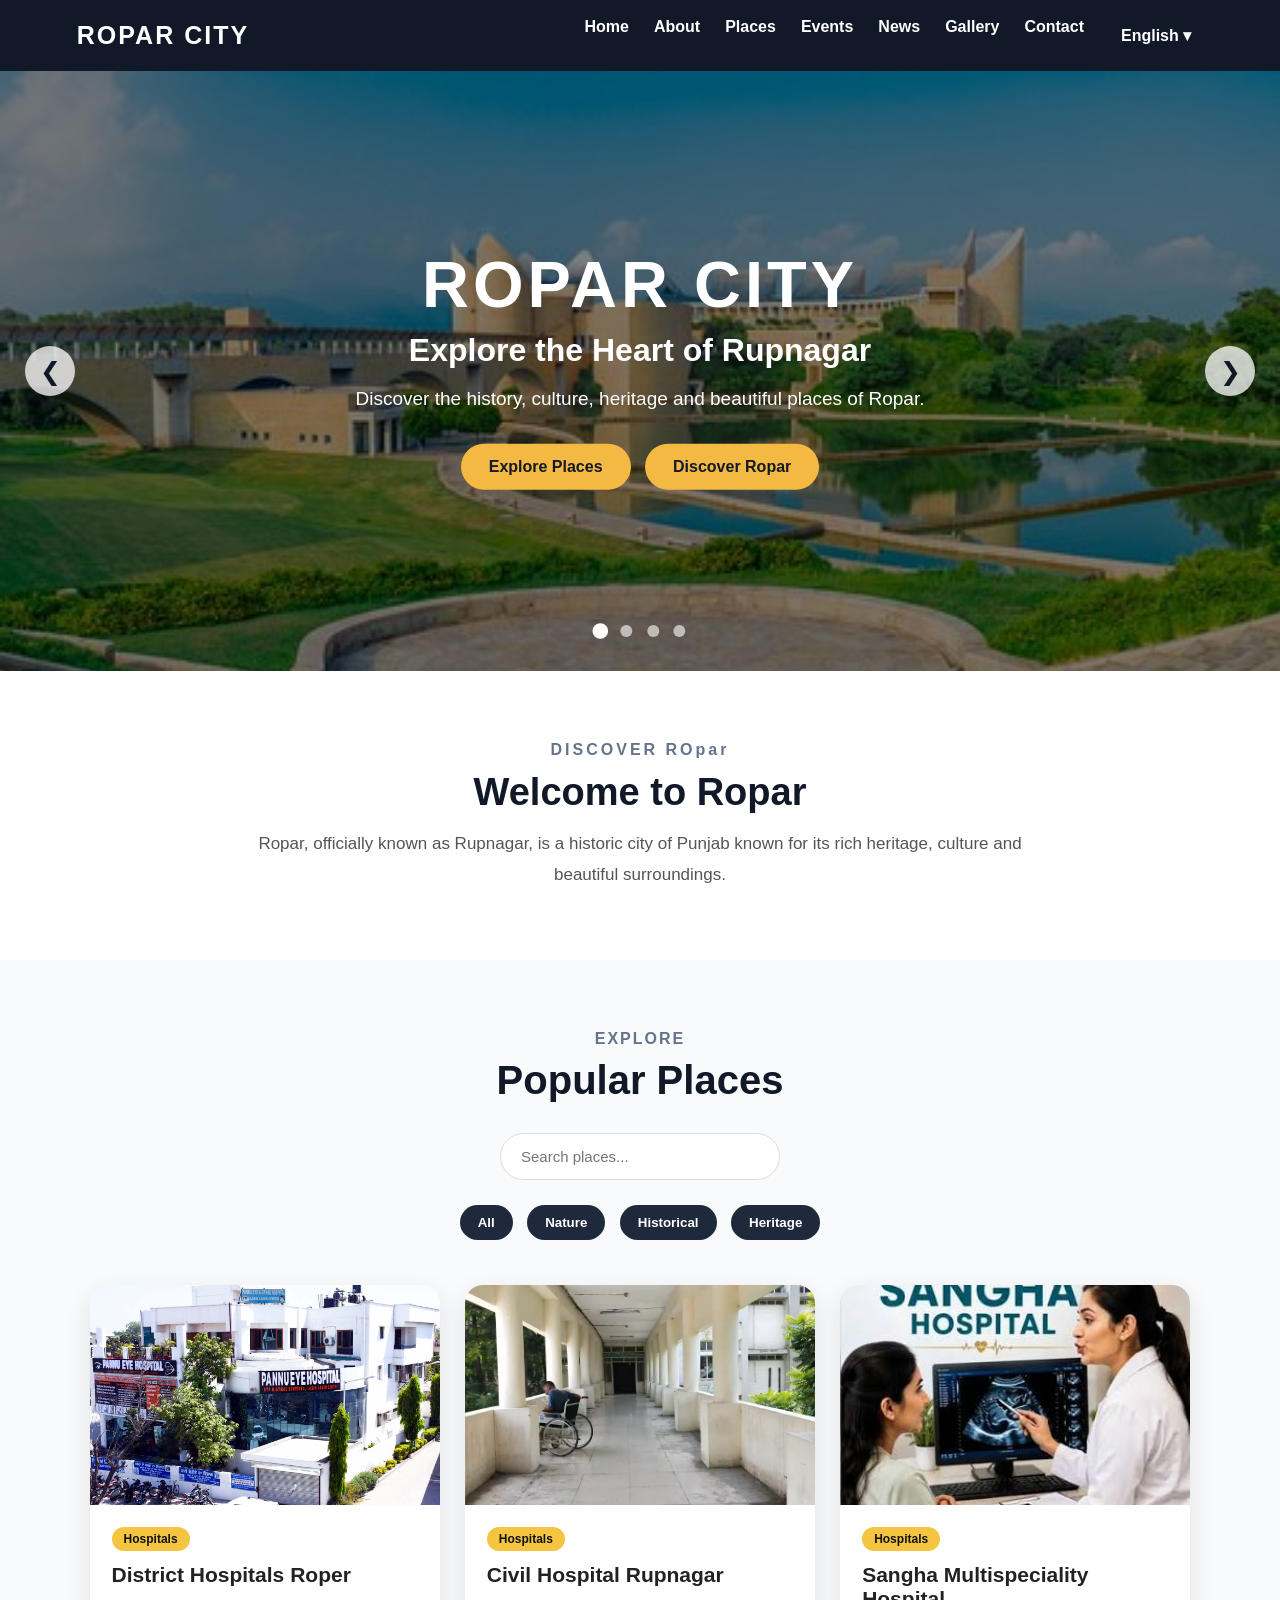
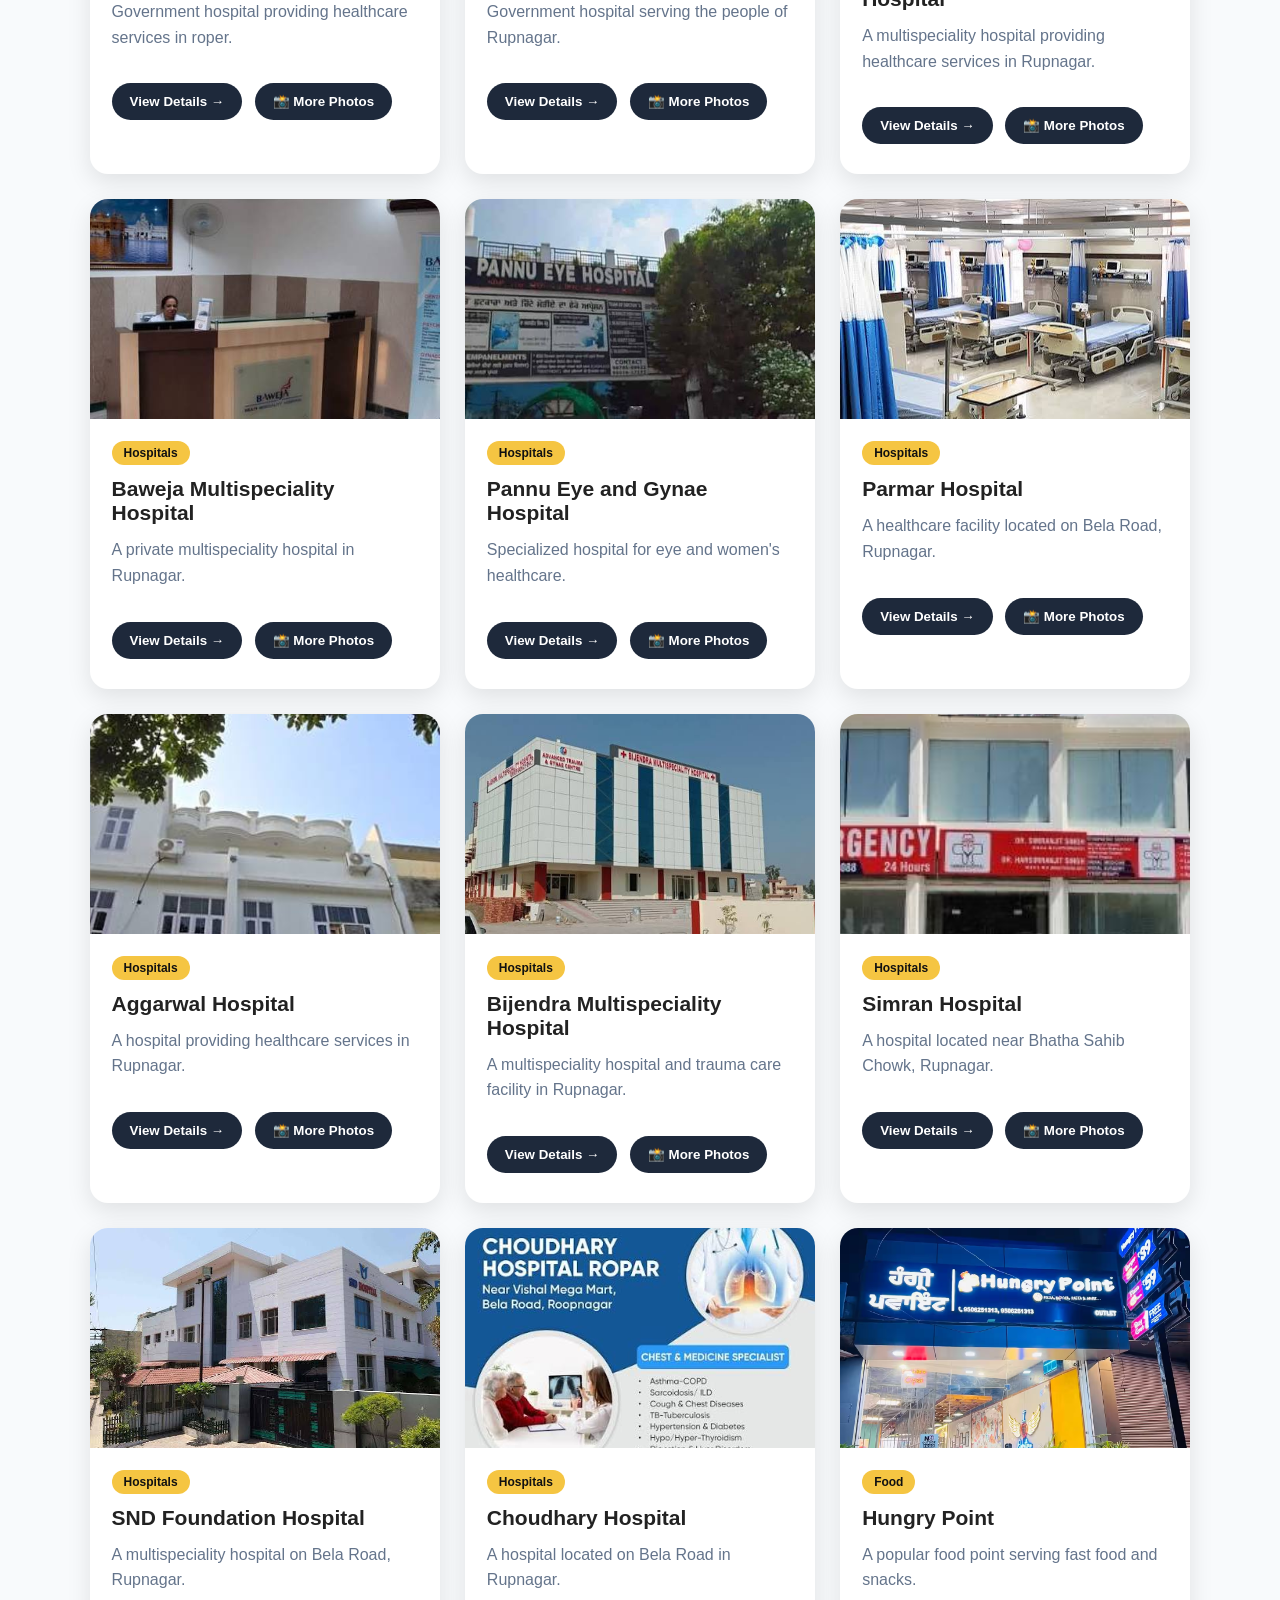
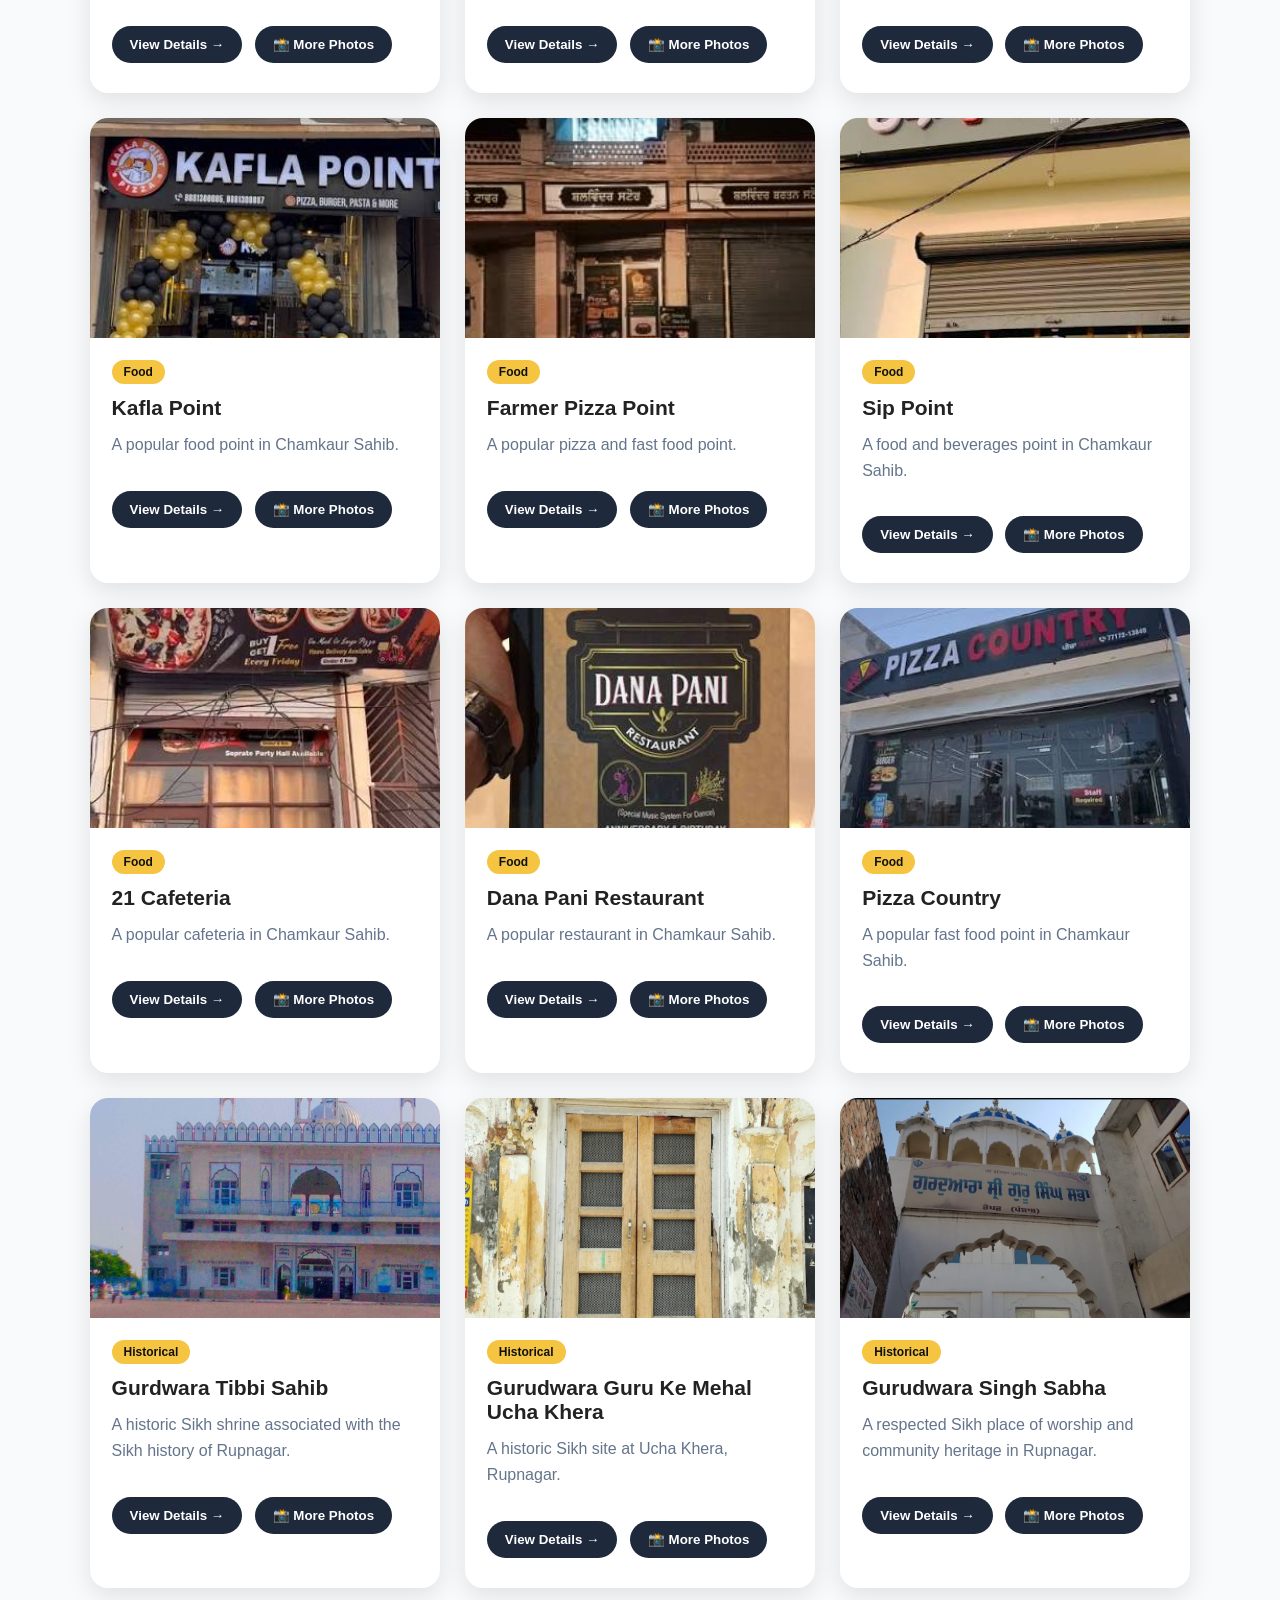
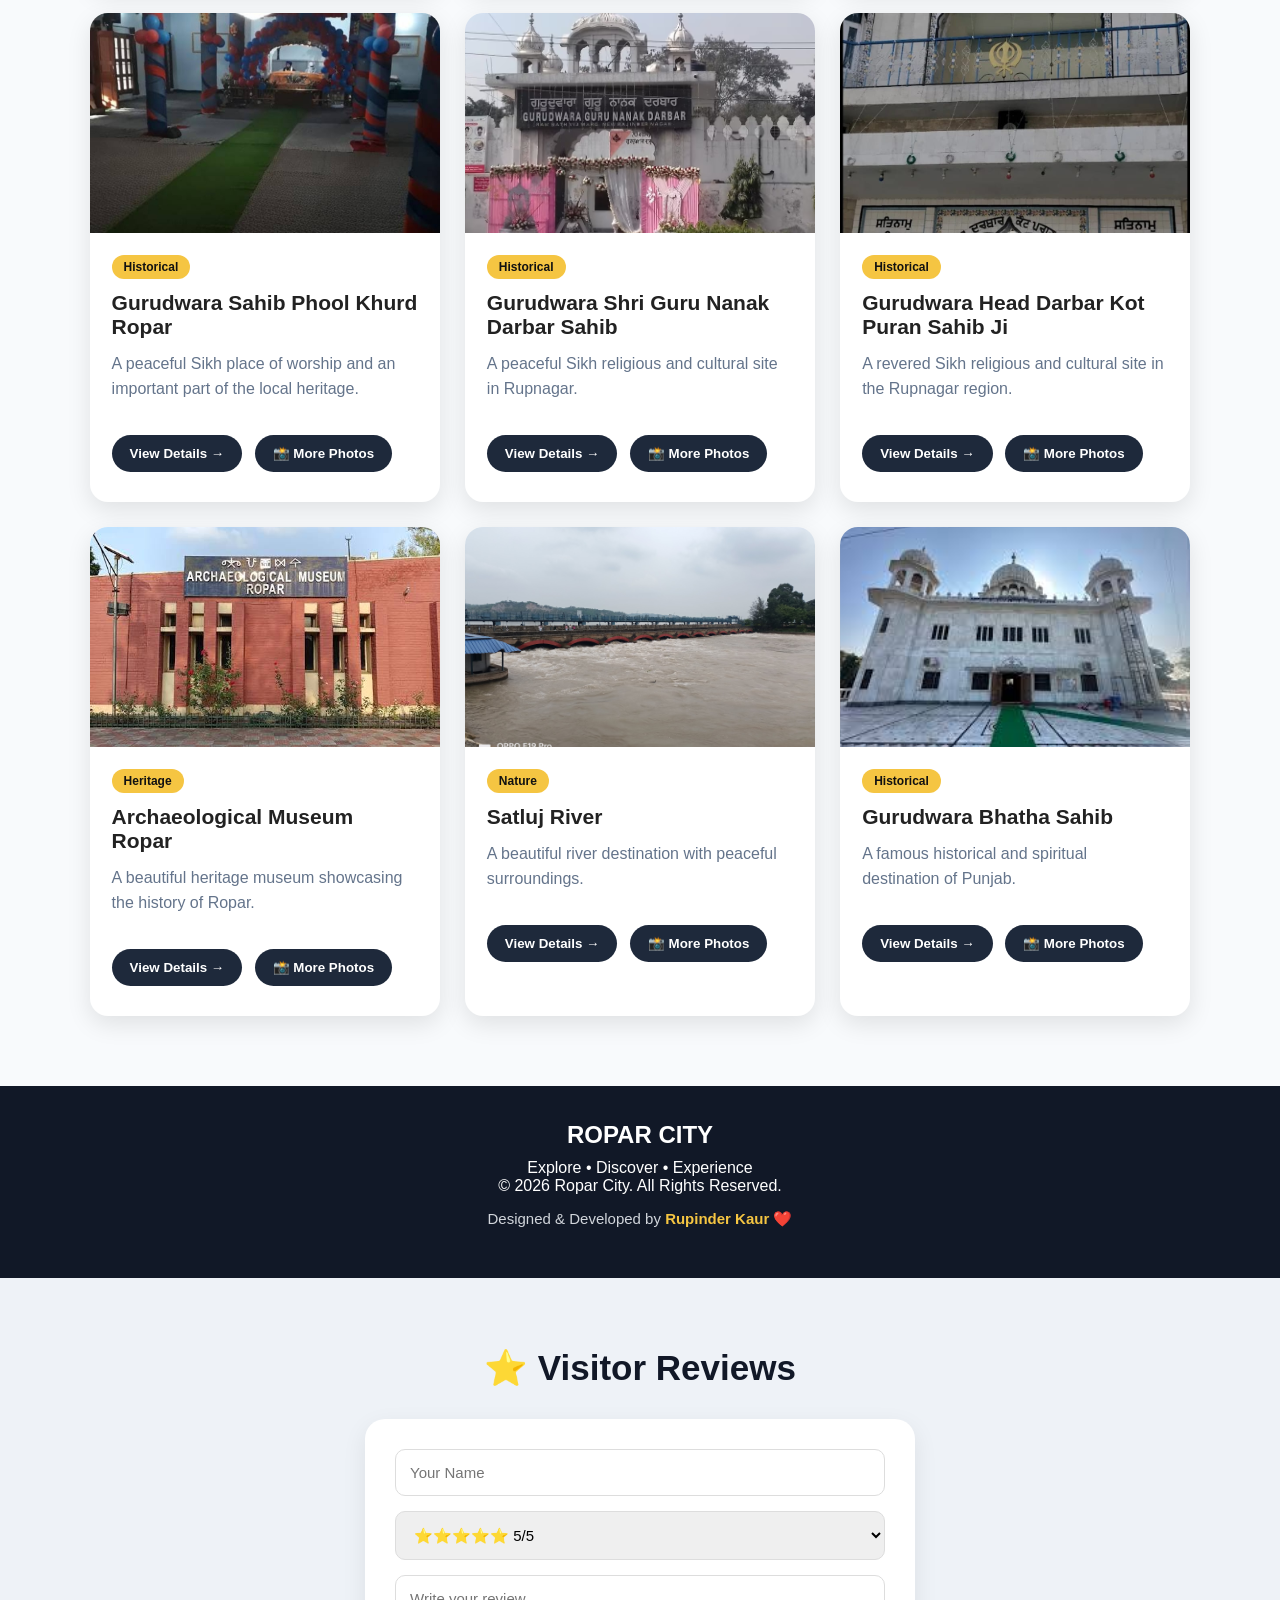
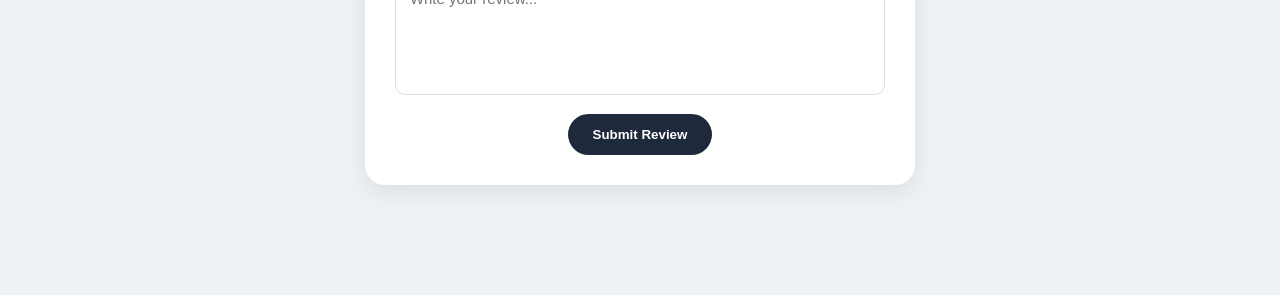
<file: index.html>
<!DOCTYPE html>
<html lang="en">
<head>
    <meta charset="UTF-8">
    <meta name="viewport" content="width=device-width, initial-scale=1.0">

    <title>Ropar City | Explore Rupnagar</title>

    <link rel="stylesheet" href="style.css">
</head>

<body>

    <!-- NAVBAR -->
    <nav class="navbar">
        <div class="logo">ROPAR CITY</div>

        <ul class="nav-links">
            <li><a href="index.html">Home</a></li>
            <li><a href="about.html">About</a></li>
            <li><a href="places.html">Places</a></li>
            <li><a href="events.html">Events</a></li>
            <li><a href="news.html">News</a></li>
            <li><a href="galary.html">Gallery</a></li>
            <li><a href="contact.html">Contact</a></li>
            <li class="language-switch">
    <button onclick="toggleLanguageMenu()">English ▾</button>

    <div id="languageMenu" class="language-menu">
        <button onclick="setLanguage('pa')">ਪੰਜਾਬੀ</button>
    </div>
</li>
    
        </ul>
    </nav>


    <!-- HERO IMAGE SLIDER -->

<section class="hero-slider">

    <div class="slide active">
        <img src="roper.jpg" alt="Ropar City">
        <div class="slide-content">
            <h1>ROPAR CITY</h1>
            <h2>Explore the Heart of Rupnagar</h2>
            <p>Discover the history, culture, heritage and beautiful places of Ropar.</p>

            <a href="places.html" class="hero-btn">Explore Places</a>
            <a href="about.html" class="hero-btn">Discover Ropar</a>
        </div>
    </div>

    <div class="slide">
        <img src="place1.jpg" alt="Ropar Wetland">
        <div class="slide-content">
            <h1>ROPAR WETLAND</h1>
            <h2>Beauty of Nature</h2>
            <p>Enjoy the peaceful surroundings and natural beauty of Ropar Wetland.</p>
        </div>
    </div>

    <div class="slide">
        <img src="place2.jpg" alt="Anandpur Sahib">
        <div class="slide-content">
            <h1>HERITAGE & CULTURE</h1>
            <h2>Explore Punjab's Rich Heritage</h2>
            <p>Discover historic places, religious sites and the cultural heritage around Ropar.</p>
        </div>
    </div>

    <div class="slide">
        <img src="place3.jpg" alt="Ropar Heritage">
        <div class="slide-content">
            <h1>HISTORIC ROPAR</h1>
            <h2>A City Full of Stories</h2>
            <p>Explore the ancient history and fascinating heritage of Ropar.</p>
        </div>
    </div>

    <!-- Previous / Next -->
    <button class="slider-btn prev-slide" onclick="changeSlide(-1)">❮</button>
    <button class="slider-btn next-slide" onclick="changeSlide(1)">❯</button>

    <!-- Dots -->
    <div class="slider-dots">
        <span onclick="showSlide(0)" class="dot active-dot"></span>
        <span onclick="showSlide(1)" class="dot"></span>
        <span onclick="showSlide(2)" class="dot"></span>
        <span onclick="showSlide(3)" class="dot"></span>
    </div>

</section>

    <!-- INTRODUCTION -->
    <section class="intro">

        <p class="section-title">DISCOVER ROpar</p>

        <h2>Welcome to Ropar</h2>

        <p>
            Ropar, officially known as Rupnagar, is a historic city
            of Punjab known for its rich heritage, culture and
            beautiful surroundings.
        </p>

    </section>


    <!-- POPULAR PLACES -->
    <section class="places" id="places">

    <p class="section-title">EXPLORE</p>
    <h2>Popular Places</h2>
    <div class="place-tools">

    <input
        type="text"
        id="searchPlace"
        placeholder="Search places..."
    >

    <div class="filter-buttons">
        <button onclick="filterPlaces('All')">All</button>
        <button onclick="filterPlaces('Nature')">Nature</button>
        <button onclick="filterPlaces('Historical')">Historical</button>
        <button onclick="filterPlaces('Heritage')">Heritage</button>
    </div>

</div>

    <div class="cards" id="placesContainer">
        <!-- Places JavaScript se yahan load honge -->
    </div>

</section>


    <!-- FOOTER -->
    <footer>

        <h2>ROPAR CITY</h2>

        <p>
            Explore • Discover • Experience
        </p>
        

        <p>
            © 2026 Ropar City. All Rights Reserved.
        </p>

    </footer>


    <script src="script.js"></script>
    <!-- Google Translate -->
<div id="google_translate_element" style="display:none;"></div>

<script>
function googleTranslateElementInit() {
    new google.translate.TranslateElement({
        pageLanguage: 'en',
        includedLanguages: 'en,pa',
        autoDisplay: false
    }, 'google_translate_element');
}
</script>

<script src="https://translate.google.com/translate_a/element.js?cb=googleTranslateElementInit"></script>

</body>
<!-- ===============================
     REVIEWS SECTION
================================ -->

<section class="reviews-section">

    <h2>⭐ Visitor Reviews</h2>

    <div class="review-form">

        <input
            type="text"
            id="reviewName"
            placeholder="Your Name"
        >

        <select id="reviewRating">
            <option value="5">⭐⭐⭐⭐⭐ 5/5</option>
            <option value="4">⭐⭐⭐⭐ 4/5</option>
            <option value="3">⭐⭐⭐ 3/5</option>
            <option value="2">⭐⭐ 2/5</option>
            <option value="1">⭐ 1/5</option>
        </select>

        <textarea
            id="reviewText"
            placeholder="Write your review..."
        ></textarea>

        <button onclick="addReview()">
            Submit Review
        </button>

    </div>

    <div id="reviewsContainer"></div>

</section>
</html>
</file>
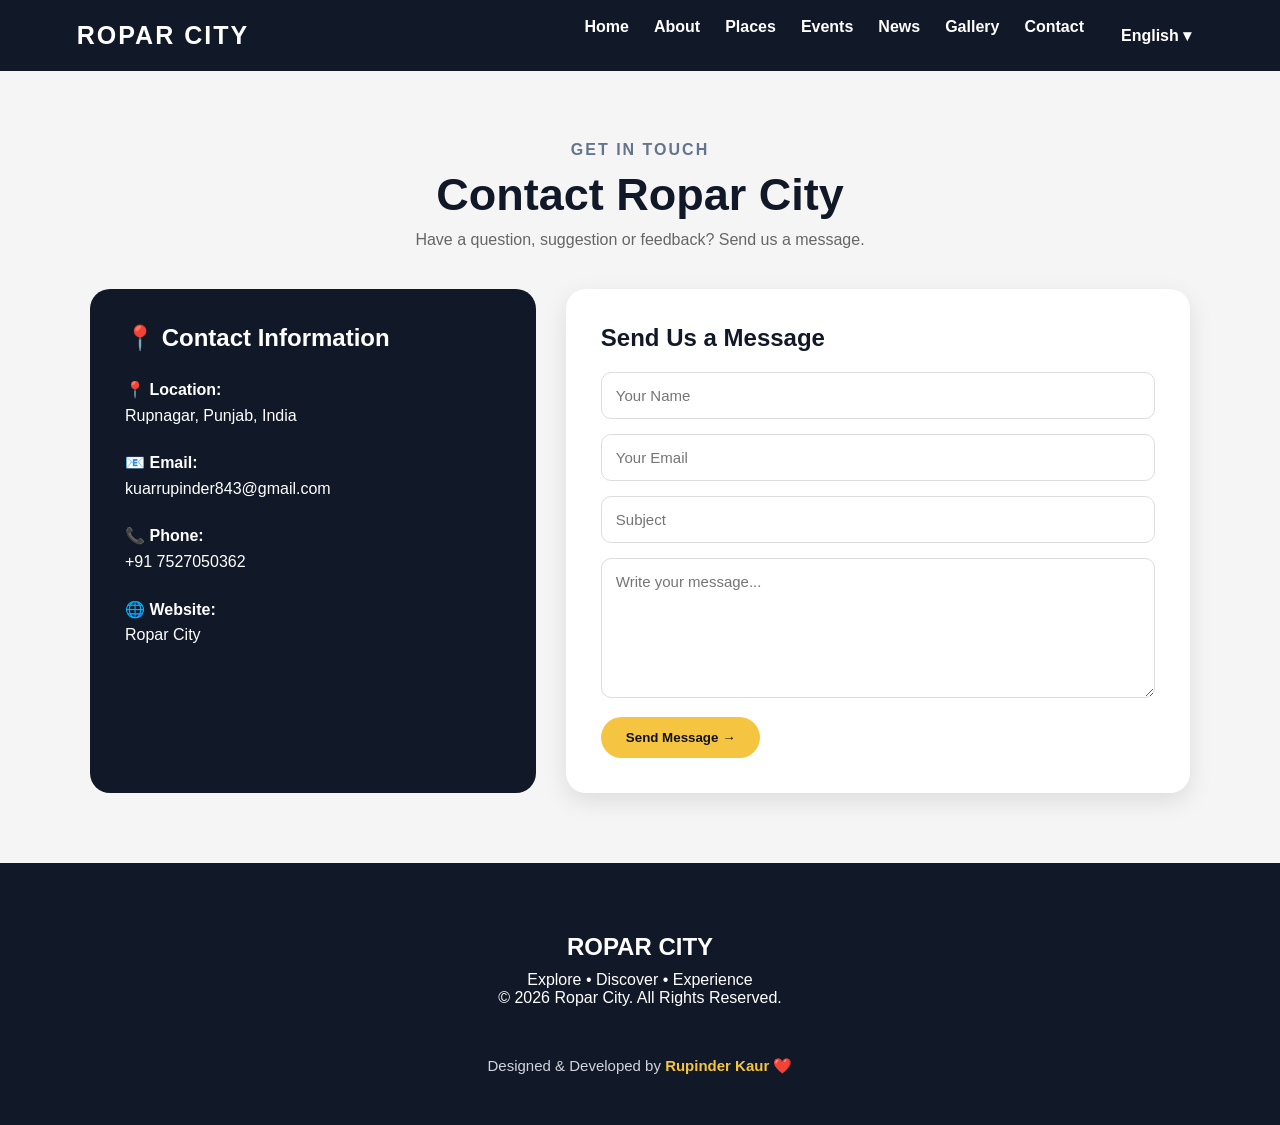
<file: contact.html>
<!DOCTYPE html>
<html lang="en">
<head>
    <meta charset="UTF-8">
    <meta name="viewport" content="width=device-width, initial-scale=1.0">

    <title>Contact | Ropar City</title>

    <link rel="stylesheet" href="style.css">
</head>

<body>

<header>

    <div class="logo">ROPAR CITY</div>

    <nav>
        <ul>
            <li><a href="index.html">Home</a></li>
            <li><a href="about.html">About</a></li>
            <li><a href="places.html">Places</a></li>
            <li><a href="events.html">Events</a></li>
            <li><a href="news.html">News</a></li>
            <li><a href="galary.html">Gallery</a></li>
            <li><a href="contact.html">Contact</a></li>
            <li class="language-switch">
    <button onclick="toggleLanguageMenu()">English ▾</button>

    <div id="languageMenu" class="language-menu">
        <button onclick="setLanguage('pa')">ਪੰਜਾਬੀ</button>
    </div>
</li>
        </ul>
    </nav>

</header>


<!-- CONTACT -->

<section class="contact-section">

    <p class="section-title">GET IN TOUCH</p>

    <h1>Contact Ropar City</h1>

    <p class="contact-intro">
        Have a question, suggestion or feedback?
        Send us a message.
    </p>


    <div class="contact-container">


        <!-- CONTACT INFORMATION -->

        <div class="contact-info">

            <h2>📍 Contact Information</h2>

            <p>
                📍 <strong>Location:</strong><br>
                Rupnagar, Punjab, India
            </p>

            <p>
                📧 <strong>Email:</strong><br>
                kuarrupinder843@gmail.com
            </p>

            <p>
                📞 <strong>Phone:</strong><br>
                +91 7527050362
            </p>

            <p>
                🌐 <strong>Website:</strong><br>
                Ropar City
            </p>

        </div>


        <!-- CONTACT FORM -->

        <div class="contact-form">

            <h2>Send Us a Message</h2>

            <form onsubmit="sendMessage(event)">

                <input
                    type="text"
                    id="contactName"
                    placeholder="Your Name"
                    required
                >

                <input
                    type="email"
                    id="contactEmail"
                    placeholder="Your Email"
                    required
                >

                <input
                    type="text"
                    id="contactSubject"
                    placeholder="Subject"
                    required
                >

                <textarea
                    id="contactMessage"
                    placeholder="Write your message..."
                    required
                ></textarea>

                <button type="submit">
                    Send Message →
                </button>

            </form>

        </div>

    </div>

</section>


<footer>

    


<script src="script.js"></script>
<footer>

    <h2>ROPAR CITY</h2>

    <p>Explore • Discover • Experience</p>

    <p>© 2026 Ropar City. All Rights Reserved.</p>

</footer>

<script src="script.js"></script>

<!-- Google Translate -->
<div id="google_translate_element" style="display:none;"></div>

<script>
function googleTranslateElementInit() {
    new google.translate.TranslateElement({
        pageLanguage: 'en',
        includedLanguages: 'en,pa',
        autoDisplay: false
    }, 'google_translate_element');
}
</script>

<script src="https://translate.google.com/translate_a/element.js?cb=googleTranslateElementInit"></script>

</body>
</html>
</file>
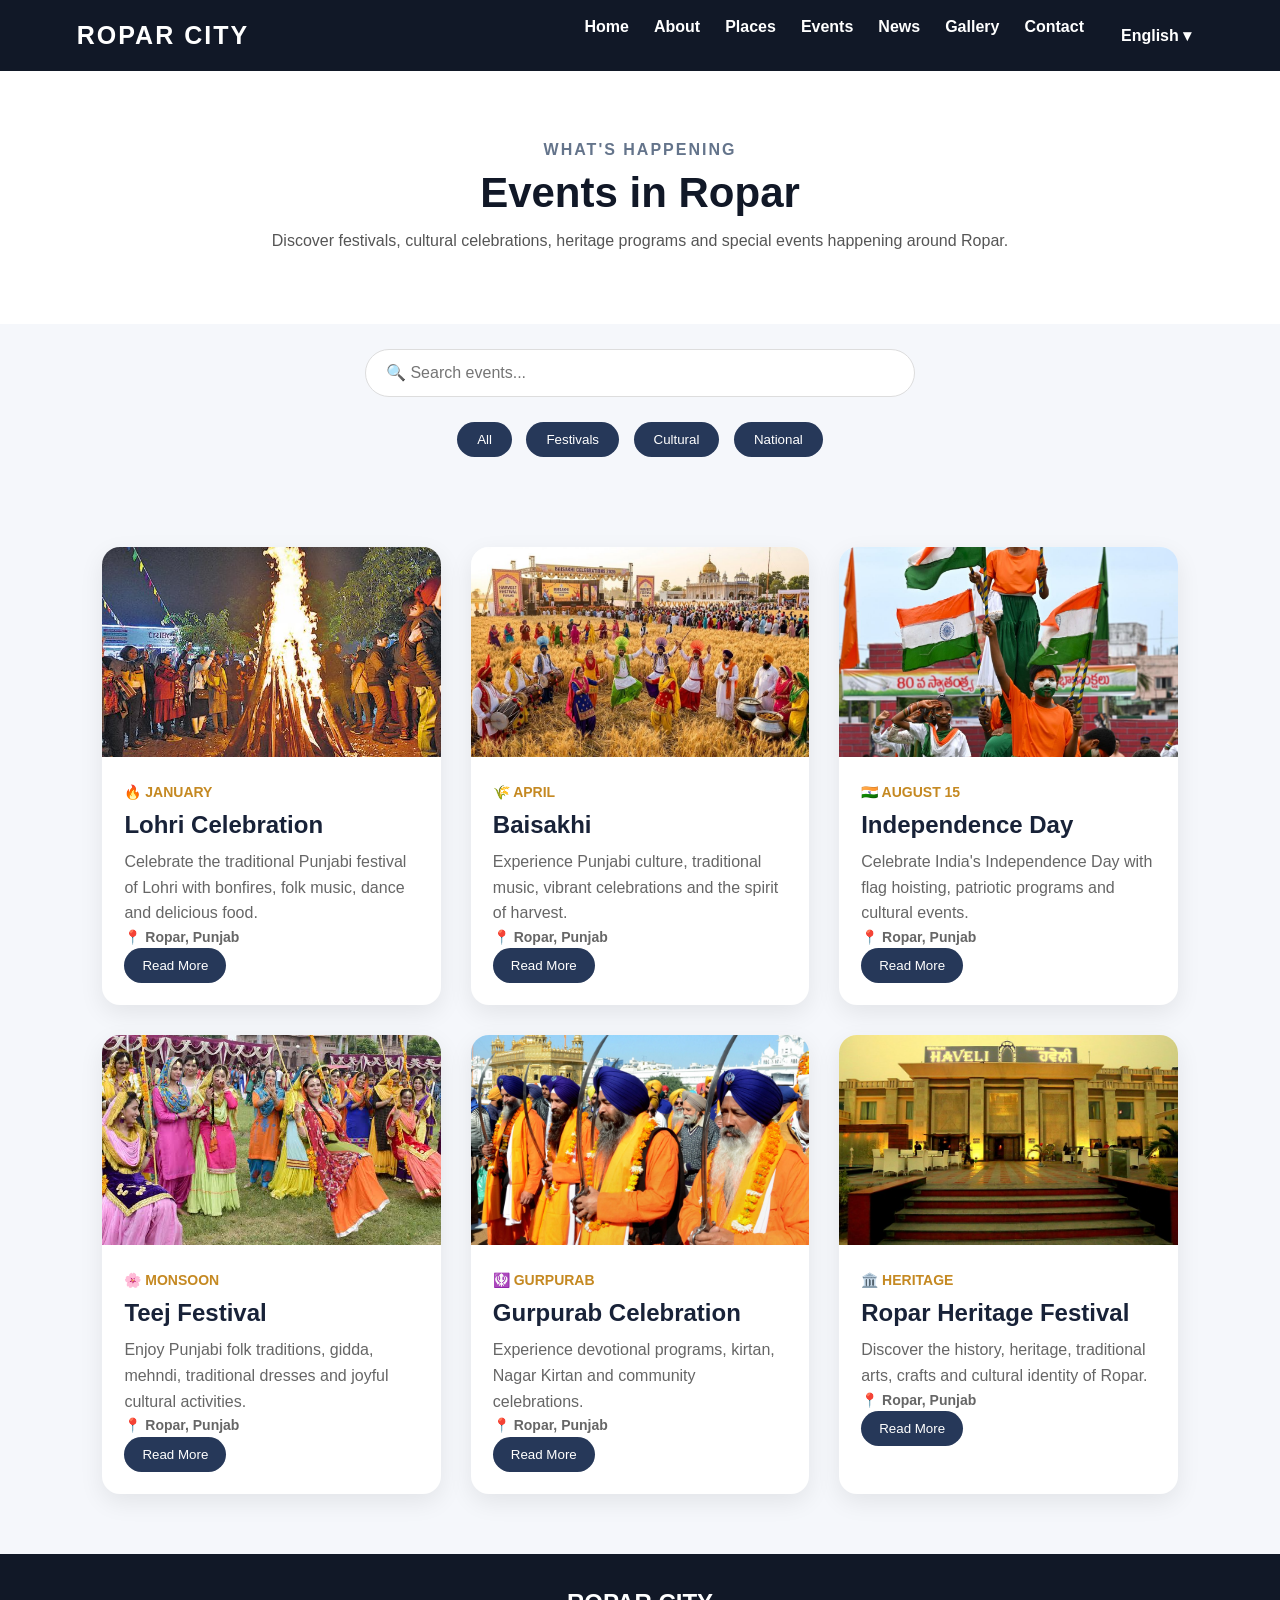
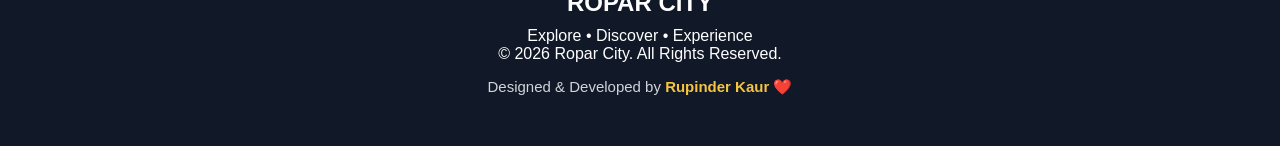
<file: events.html>
<!DOCTYPE html>
<html lang="en">
<head>
    <meta charset="UTF-8">
    <meta name="viewport" content="width=device-width, initial-scale=1.0">

    <title>Events | Ropar City</title>

    <link rel="stylesheet" href="style.css">
</head>

<body>

<!-- NAVBAR -->
<nav class="navbar">

    <div class="logo">ROPAR CITY</div>

    <ul class="nav-links">
        <li><a href="index.html">Home</a></li>
        <li><a href="about.html">About</a></li>
        <li><a href="places.html">Places</a></li>
        <li><a href="events.html" class="active">Events</a></li>
        <li><a href="news.html">News</a></li>
        <li><a href="gallery.html">Gallery</a></li>
        <li><a href="contact.html">Contact</a></li>
        <li class="language-switch">
    <button onclick="toggleLanguageMenu()">English ▾</button>

    <div id="languageMenu" class="language-menu">
        <button onclick="setLanguage('pa')">ਪੰਜਾਬੀ</button>
    </div>
</li>
    </ul>

</nav>


<!-- EVENTS HERO -->
<section class="events-hero">

    <p class="section-title">WHAT'S HAPPENING</p>

    <h1>Events in Ropar</h1>

    <p>
        Discover festivals, cultural celebrations, heritage programs
        and special events happening around Ropar.
    </p>

</section>


<!-- SEARCH & FILTER -->
<section class="event-controls">

    <input
        type="text"
        id="eventSearch"
        placeholder="🔍 Search events..."
        onkeyup="searchEvents()"
    >

    <div class="event-filters">

        <button onclick="filterEvents('all')">All</button>

        <button onclick="filterEvents('festival')">
            Festivals
        </button>

        <button onclick="filterEvents('cultural')">
            Cultural
        </button>

        <button onclick="filterEvents('national')">
            National
        </button>

    </div>

</section>


<!-- EVENTS -->
<section class="events-section">

    <div class="events-grid">


        <!-- LOHRI -->
        <div class="event-card" data-category="festival">

            <img src="event1.jpg" alt="Lohri Celebration">

            <div class="event-content">

                <span class="event-date">🔥 JANUARY</span>

                <h2>Lohri Celebration</h2>

                <p>
                    Celebrate the traditional Punjabi festival of Lohri
                    with bonfires, folk music, dance and delicious food.
                </p>

                <p class="event-location">
                    📍 Ropar, Punjab
                </p>

                <button onclick="showEvent(
                    'Lohri Celebration',
                    'Lohri is one of Punjab’s most loved winter festivals. People gather around the bonfire, sing traditional songs, dance and celebrate together.'
                )">
                    Read More
                </button>

            </div>

        </div>


        <!-- BHAISAKHI -->
        <div class="event-card" data-category="festival">

            <img src="event2.jpg" alt="Baisakhi Celebration">

            <div class="event-content">

                <span class="event-date">🌾 APRIL</span>

                <h2>Baisakhi</h2>

                <p>
                    Experience Punjabi culture, traditional music,
                    vibrant celebrations and the spirit of harvest.
                </p>

                <p class="event-location">
                    📍 Ropar, Punjab
                </p>

                <button onclick="showEvent(
                    'Baisakhi',
                    'Baisakhi is an important harvest festival of Punjab. The celebration is filled with traditional music, bhangra, gidda and colourful cultural programs.'
                )">
                    Read More
                </button>

            </div>

        </div>


        <!-- INDEPENDENCE DAY -->
        <div class="event-card" data-category="national">

            <img src="event3.jpg" alt="Independence Day">

            <div class="event-content">

                <span class="event-date">🇮🇳 AUGUST 15</span>

                <h2>Independence Day</h2>

                <p>
                    Celebrate India's Independence Day with flag
                    hoisting, patriotic programs and cultural events.
                </p>

                <p class="event-location">
                    📍 Ropar, Punjab
                </p>

                <button onclick="showEvent(
                    'Independence Day',
                    'Independence Day is celebrated with flag hoisting ceremonies, patriotic performances, speeches and cultural programs across Ropar.'
                )">
                    Read More
                </button>

            </div>

        </div>


        <!-- TEEYAN -->
        <div class="event-card" data-category="cultural">

            <img src="event4.jpg" alt="Teej Festival">

            <div class="event-content">

                <span class="event-date">🌸 MONSOON</span>

                <h2>Teej Festival</h2>

                <p>
                    Enjoy Punjabi folk traditions, gidda, mehndi,
                    traditional dresses and joyful cultural activities.
                </p>

                <p class="event-location">
                    📍 Ropar, Punjab
                </p>

                <button onclick="showEvent(
                    'Teej Festival',
                    'Teej brings together Punjabi traditions, folk songs, gidda, mehndi and colourful cultural activities. It is a celebration of joy and togetherness.'
                )">
                    Read More
                </button>

            </div>

        </div>


        <!-- GURPURAB -->
        <div class="event-card" data-category="cultural">

            <img src="event5.jpg" alt="Gurpurab Celebration">

            <div class="event-content">

                <span class="event-date">🪯 GURPURAB</span>

                <h2>Gurpurab Celebration</h2>

                <p>
                    Experience devotional programs, kirtan,
                    Nagar Kirtan and community celebrations.
                </p>

                <p class="event-location">
                    📍 Ropar, Punjab
                </p>

                <button onclick="showEvent(
                    'Gurpurab Celebration',
                    'Gurpurab is observed with prayers, kirtan, Nagar Kirtan, community service and peaceful religious gatherings.'
                )">
                    Read More
                </button>

            </div>

        </div>


        <!-- HERITAGE FESTIVAL -->
        <div class="event-card" data-category="cultural">

            <img src="event6.jpg" alt="Ropar Heritage Festival">

            <div class="event-content">

                <span class="event-date">🏛️ HERITAGE</span>

                <h2>Ropar Heritage Festival</h2>

                <p>
                    Discover the history, heritage, traditional arts,
                    crafts and cultural identity of Ropar.
                </p>

                <p class="event-location">
                    📍 Ropar, Punjab
                </p>

                <button onclick="showEvent(
                    'Ropar Heritage Festival',
                    'A heritage-themed celebration can showcase Ropar’s historical importance through traditional arts, handicrafts, exhibitions, performances and local culture.'
                )">
                    Read More
                </button>

            </div>

        </div>

    </div>

</section>


<!-- POPUP -->
<div id="eventModal" class="event-modal">

    <div class="event-modal-content">

        <span class="modal-close" onclick="closeEvent()">
            &times;
        </span>

        <h2 id="modalTitle"></h2>

        <p id="modalDescription"></p>

    </div>

</div>


<!-- FOOTER -->
<footer>

    <h2>ROPAR CITY</h2>

    <p>Explore • Discover • Experience</p>

    <p>© 2026 Ropar City. All Rights Reserved.</p>

</footer>


<script src="script.js"></script>


<!-- Google Translate -->
<div id="google_translate_element" style="display:none;"></div>

<script>
function googleTranslateElementInit() {
    new google.translate.TranslateElement({
        pageLanguage: 'en',
        includedLanguages: 'en,pa',
        autoDisplay: false
    }, 'google_translate_element');
}
</script>

<script src="https://translate.google.com/translate_a/element.js?cb=googleTranslateElementInit"></script>

</body>
</html>
</body>
</html>
</file>
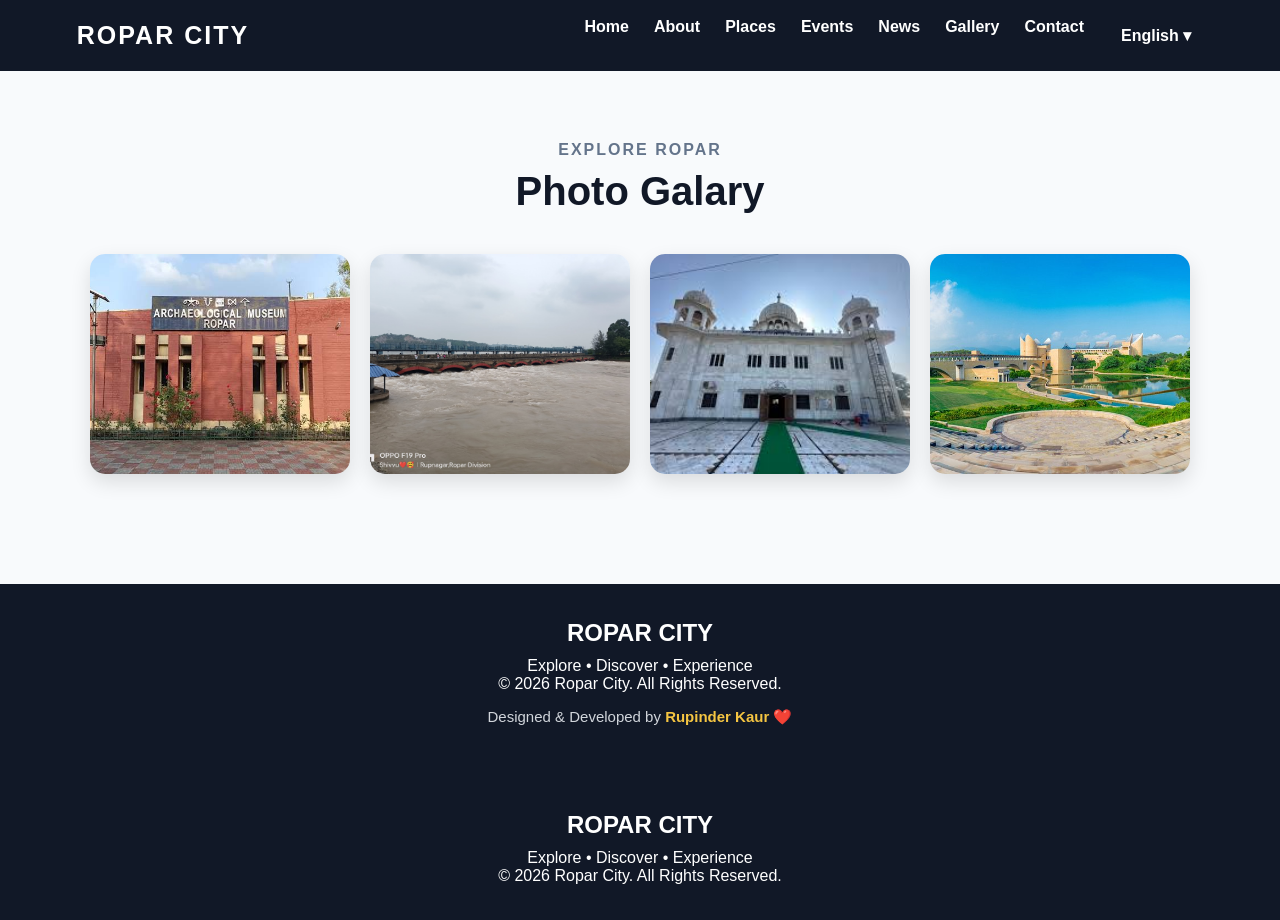
<file: galary.html>
<!DOCTYPE html>
<html lang="en">
<head>
    <meta charset="UTF-8">
    <meta name="viewport" content="width=device-width, initial-scale=1.0">

    <title>Gallery | Ropar City</title>

    <link rel="stylesheet" href="style.css">
</head>

<body>

    <!-- NAVBAR -->
    <nav class="navbar">

        <div class="logo">ROPAR CITY</div>

        <ul class="nav-links">
            <li><a href="index.html">Home</a></li>
            <li><a href="about.html">About</a></li>
            <li><a href="places.html">Places</a></li>
            <li><a href="events.html">Events</a></li>
            <li><a href="news.html">News</a></li>
            <li><a href="gallery.html">Gallery</a></li>
            <li><a href="contact.html">Contact</a></li>
            <li class="language-switch">
    <button onclick="toggleLanguageMenu()">English ▾</button>

    <div id="languageMenu" class="language-menu">
        <button onclick="setLanguage('pa')">ਪੰਜਾਬੀ</button>
    </div>
</li>
        </ul>

    </nav>


    <!-- GALLERY -->

    <section class="places">

        <p class="section-title">EXPLORE ROPAR</p>

        <h2>Photo Galary</h2>

        <div class="gallery">

    <img src="place1.jpg" alt="Ropar Wetland" onclick="openImage(this)">
    <img src="place2.jpg" alt="Anandpur Sahib" onclick="openImage(this)">
    <img src="place3.jpg" alt="Ropar Heritage" onclick="openImage(this)">
    <img src="roper.jpg" alt="Ropar City" onclick="openImage(this)">

</div>

<!-- IMAGE POPUP -->
<div id="imagePopup" class="image-popup">

    <span class="close" onclick="closeImage()">&times;</span>

    <button class="prev" onclick="previousImage()">❮</button>

    <img id="popupImage">

    <button class="next" onclick="nextImage()">❯</button>

</div>
    </section>


    <!-- FOOTER -->

    <footer>

        <h2>ROPAR CITY</h2>

        <p>Explore • Discover • Experience</p>

        <p>© 2026 Ropar City. All Rights Reserved.</p>

    </footer>
    <script src="script.js"></script>
    <footer>

    <h2>ROPAR CITY</h2>

    <p>Explore • Discover • Experience</p>

    <p>© 2026 Ropar City. All Rights Reserved.</p>

</footer>

<script src="script.js"></script>

<!-- Google Translate -->
<div id="google_translate_element" style="display:none;"></div>

<script>
function googleTranslateElementInit() {
    new google.translate.TranslateElement({
        pageLanguage: 'en',
        includedLanguages: 'en,pa',
        autoDisplay: false
    }, 'google_translate_element');
}
</script>

<script src="https://translate.google.com/translate_a/element.js?cb=googleTranslateElementInit"></script>

</body>
</html>

</body>
</html>
</file>
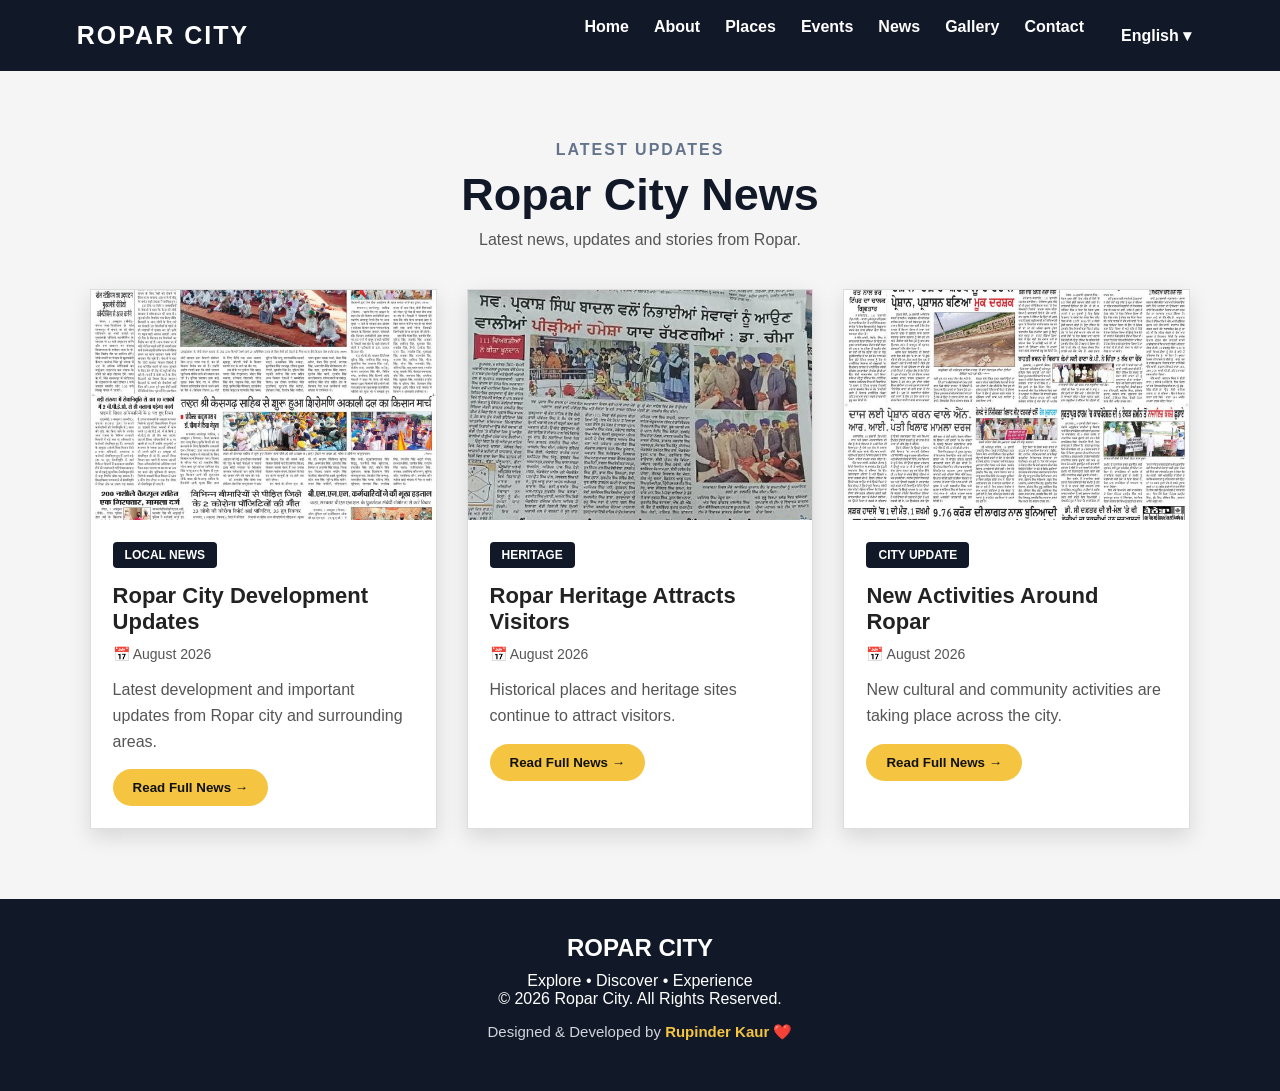
<file: news.html>
<!DOCTYPE html>
<html lang="en">
<head>
    <meta charset="UTF-8">
    <meta name="viewport" content="width=device-width, initial-scale=1.0">

    <title>News | Ropar City</title>

    <link rel="stylesheet" href="style.css">
</head>

<body>

<header>
    <div class="logo">ROPAR CITY</div>

    <nav>
        <ul>
            <li><a href="index.html">Home</a></li>
            <li><a href="about.html">About</a></li>
            <li><a href="places.html">Places</a></li>
            <li><a href="events.html">Events</a></li>
            <li><a href="news.html">News</a></li>
            <li><a href="galary.html">Gallery</a></li>
            <li><a href="contact.html">Contact</a></li>
            <li class="language-switch">
    <button onclick="toggleLanguageMenu()">English ▾</button>

    <div id="languageMenu" class="language-menu">
        <button onclick="setLanguage('pa')">ਪੰਜਾਬੀ</button>
    </div>
</li>
        </ul>
    </nav>
</header>


<!-- NEWS SECTION -->

<section class="news-section">

    <p class="section-title">LATEST UPDATES</p>

    <h1>Ropar City News</h1>

    <p class="news-intro">
        Latest news, updates and stories from Ropar.
    </p>


    <div class="newspaper-container">


        <!-- NEWS 1 -->

        <div class="newspaper-card">

            <img
                src="news1.jpg"
                alt="Ropar newspaper cutting"
            >

            <div class="news-info">

                <span class="news-category">
                    LOCAL NEWS
                </span>

                <h2>
                    Ropar City Development Updates
                </h2>

                <p class="news-date">
                    📅 August 2026
                </p>

                <p>
                    Latest development and important updates
                    from Ropar city and surrounding areas.
                </p>

                <button class="read-btn">
                    Read Full News →
                </button>

            </div>

        </div>


        <!-- NEWS 2 -->

        <div class="newspaper-card">

            <img
                src="news2.jpg"
                alt="Ropar news cutting"
            >

            <div class="news-info">

                <span class="news-category">
                    HERITAGE
                </span>

                <h2>
                    Ropar Heritage Attracts Visitors
                </h2>

                <p class="news-date">
                    📅 August 2026
                </p>

                <p>
                    Historical places and heritage sites
                    continue to attract visitors.
                </p>

                <button class="read-btn">
                    Read Full News →
                </button>

            </div>

        </div>


        <!-- NEWS 3 -->

        <div class="newspaper-card">

            <img
                src="news3.jpg"
                alt="Ropar newspaper"
            >

            <div class="news-info">

                <span class="news-category">
                    CITY UPDATE
                </span>

                <h2>
                    New Activities Around Ropar
                </h2>

                <p class="news-date">
                    📅 August 2026
                </p>

                <p>
                    New cultural and community activities
                    are taking place across the city.
                </p>

                <button class="read-btn">
                    Read Full News →
                </button>

            </div>

        </div>

    </div>

</section>


<!-- FOOTER -->

<footer>

    <h2>ROPAR CITY</h2>

    <p>
        Explore • Discover • Experience
    </p>

    <p>
        © 2026 Ropar City. All Rights Reserved.
    </p>

</footer>


<script src="script.js"></script>

<!-- Google Translate -->
<div id="google_translate_element" style="display:none;"></div>

<script>
function googleTranslateElementInit() {
    new google.translate.TranslateElement({
        pageLanguage: 'en',
        includedLanguages: 'en,pa',
        autoDisplay: false
    }, 'google_translate_element');
}
</script>

<script src="https://translate.google.com/translate_a/element.js?cb=googleTranslateElementInit"></script>


</body>
</html>
</file>
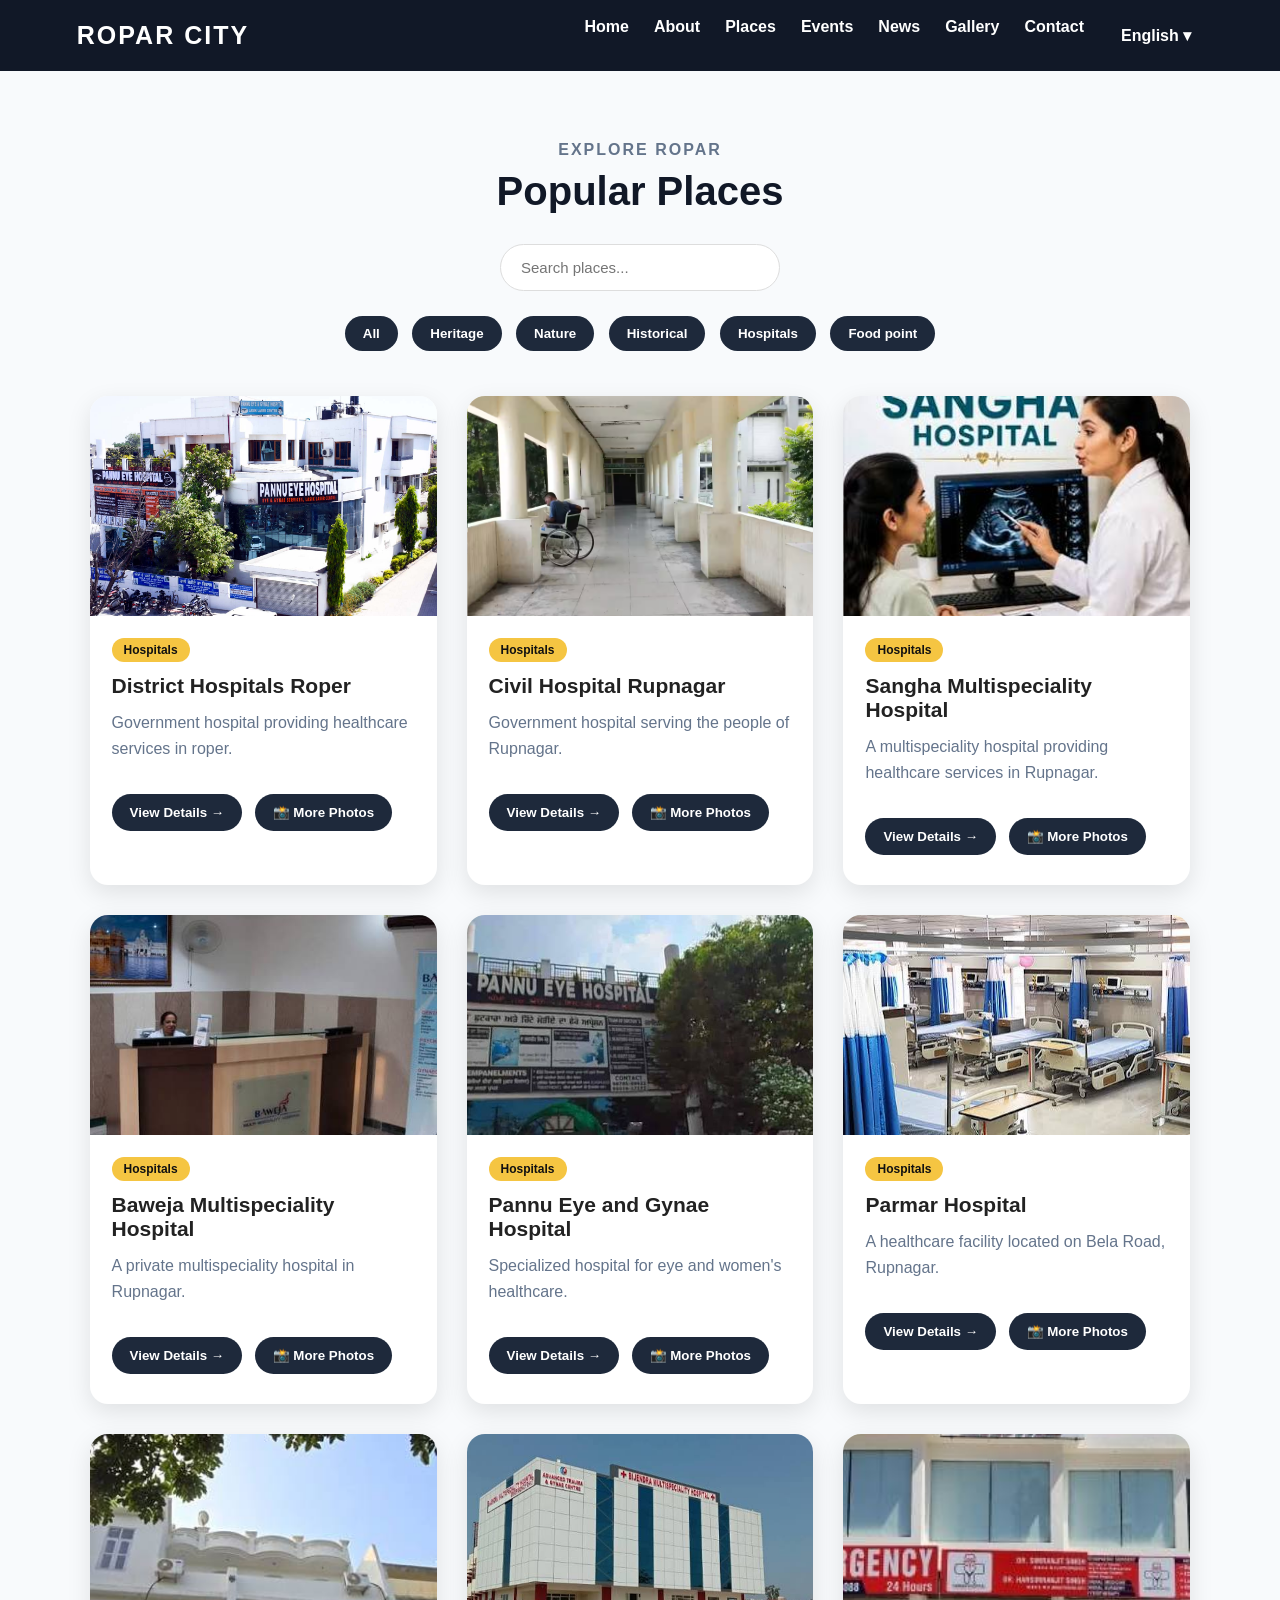
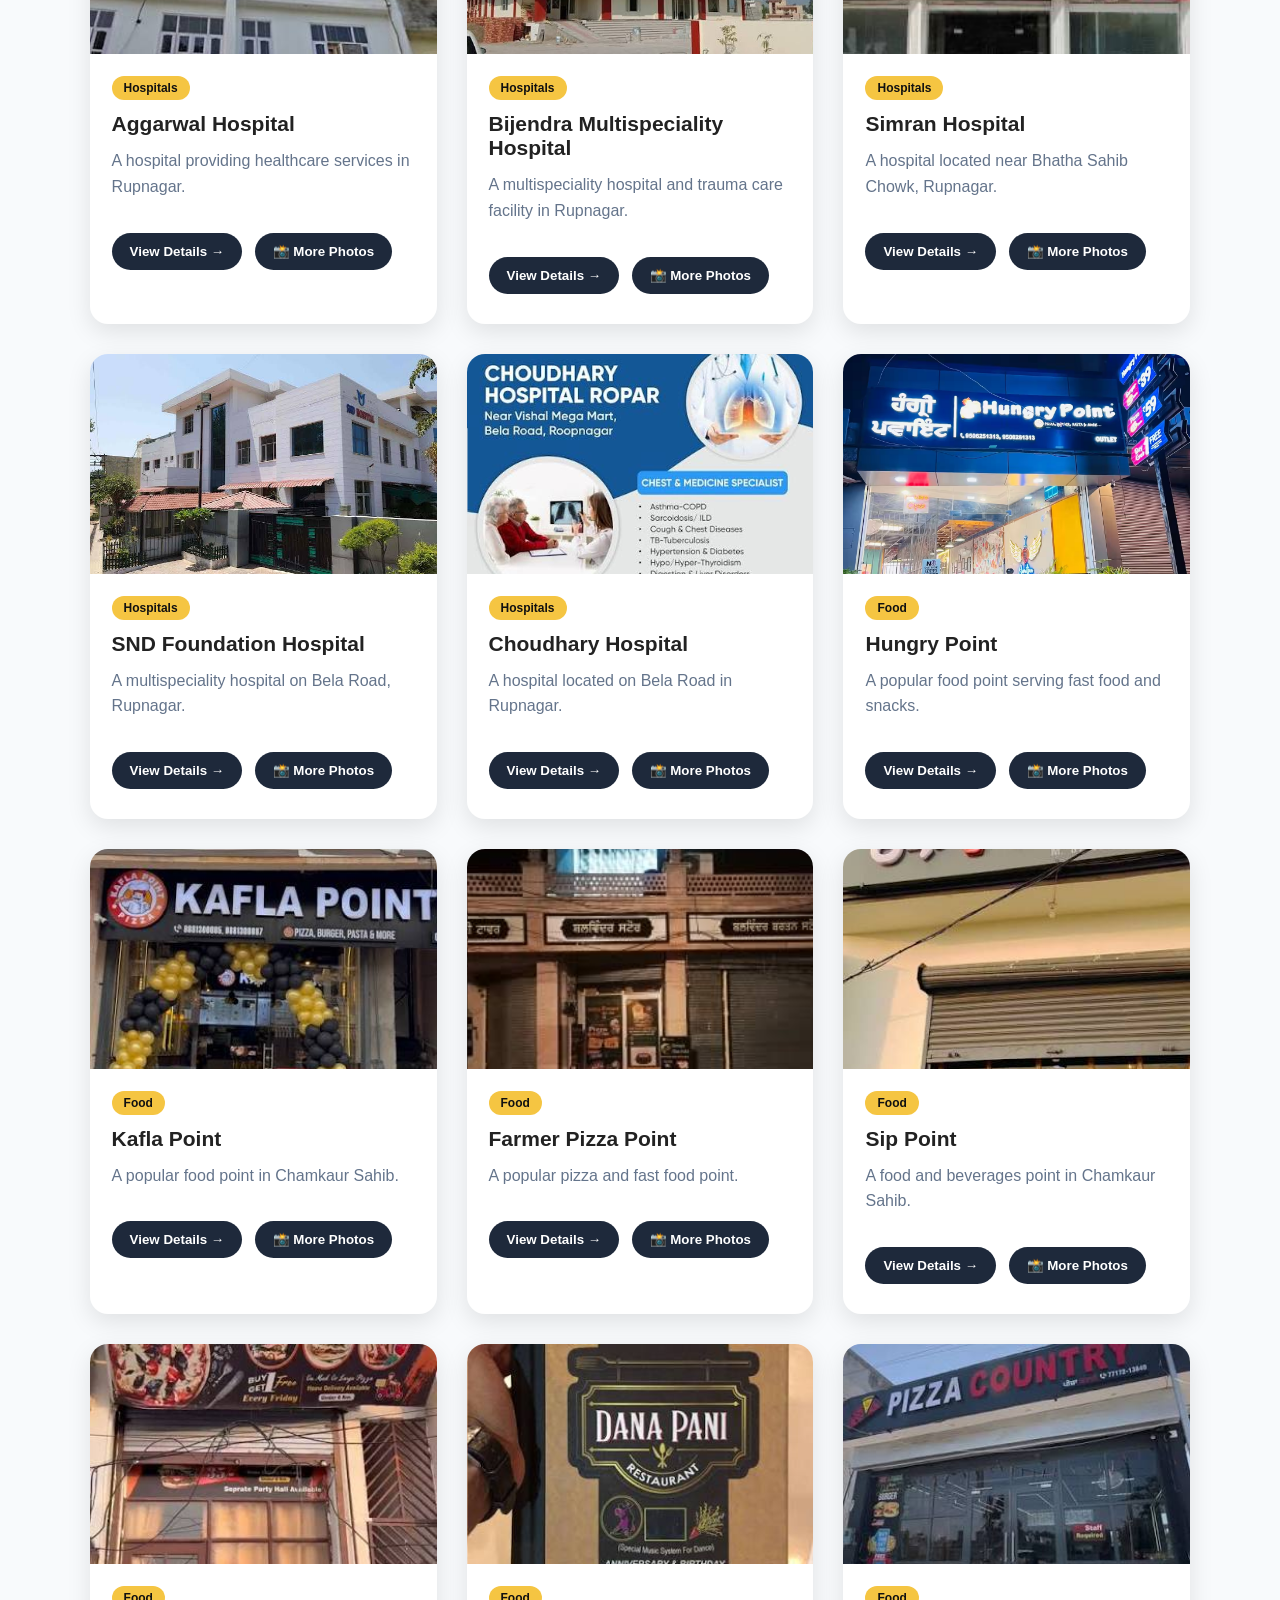
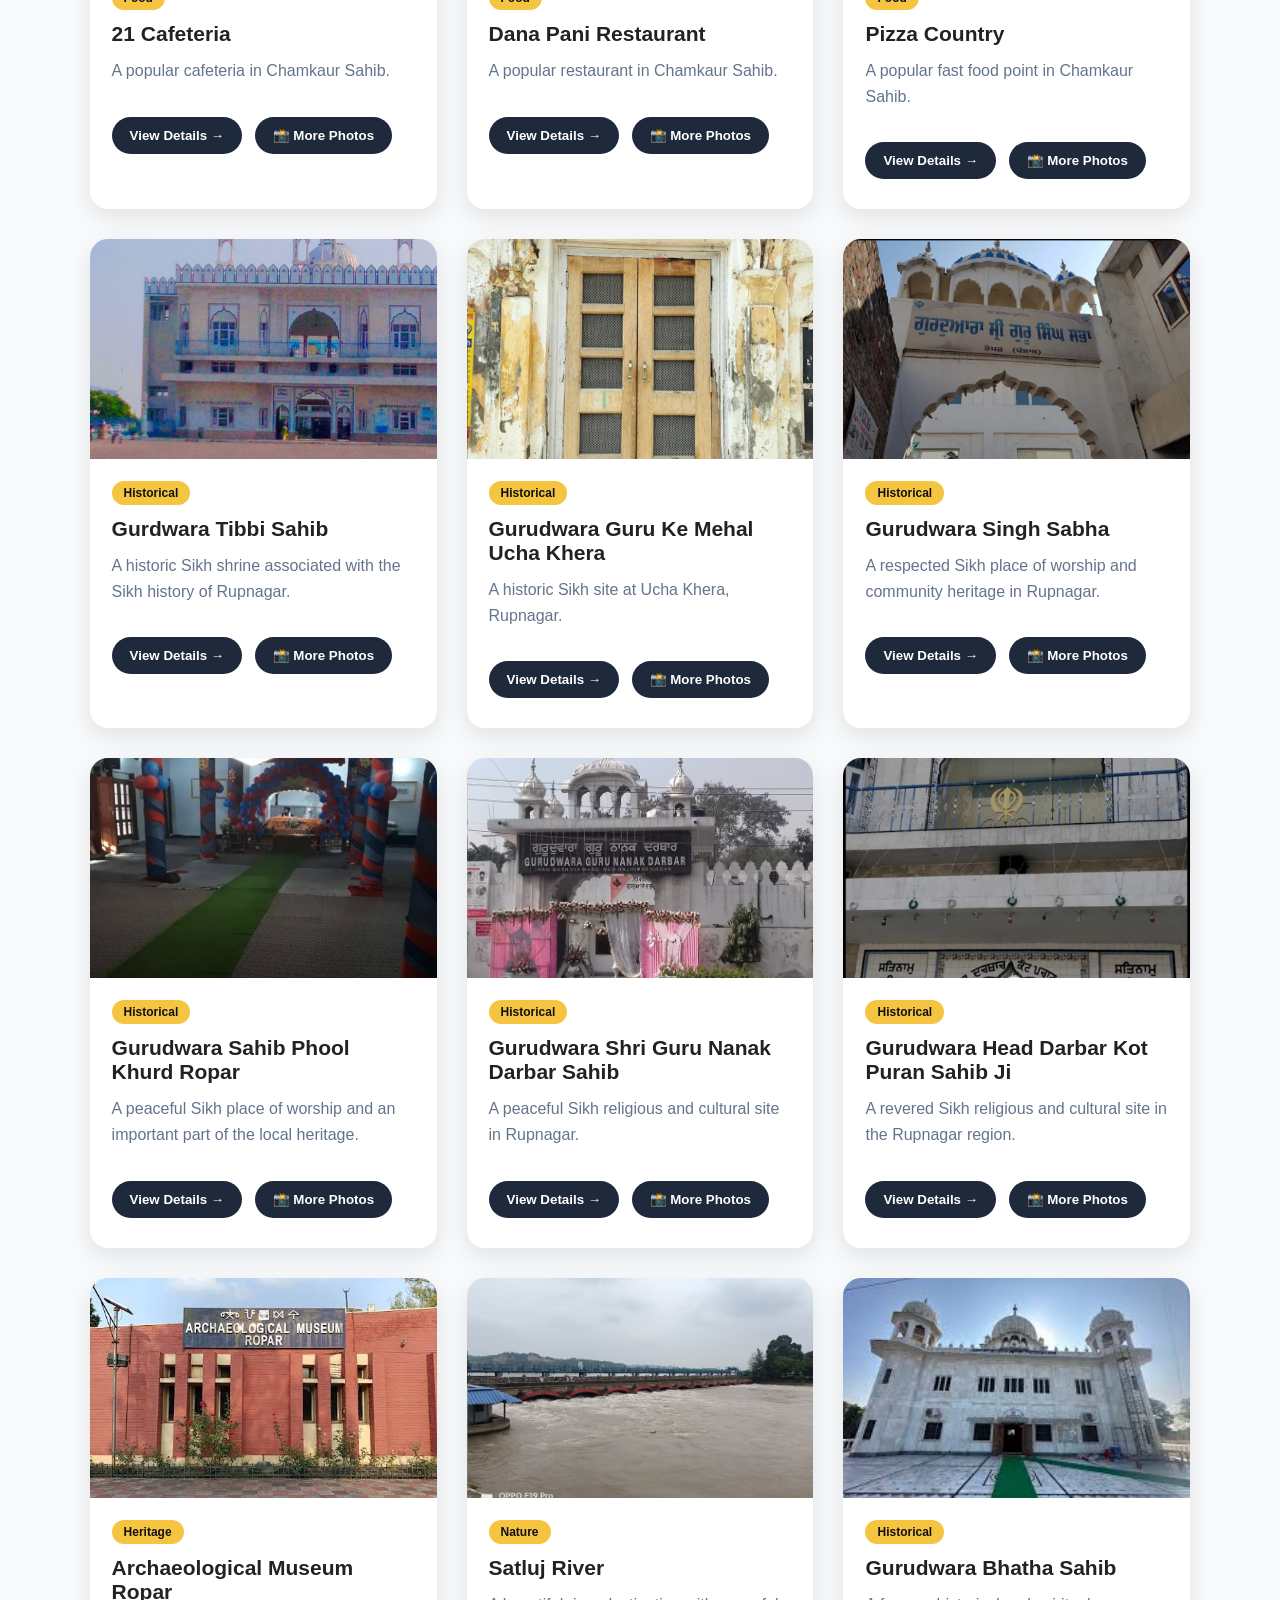
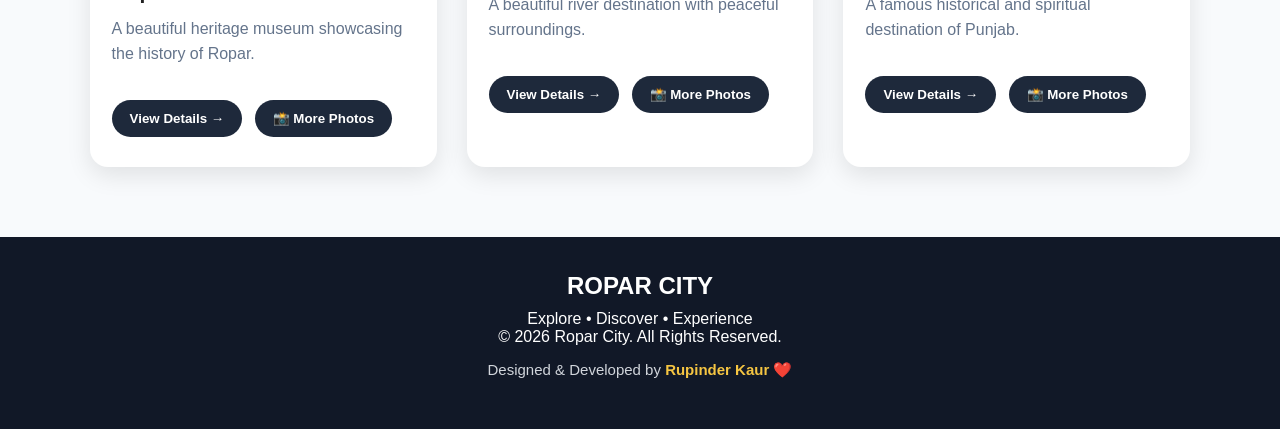
<file: places.html>
<!DOCTYPE html>
<html lang="en">
<head>
    <meta charset="UTF-8">
    <meta name="viewport" content="width=device-width, initial-scale=1.0">

    <title>Places | Ropar City</title>

    <link rel="stylesheet" href="style.css">
</head>

<body>

<!-- NAVBAR -->
<nav class="navbar">

    <div class="logo">ROPAR CITY</div>

    <ul class="nav-links">
        <li><a href="index.html">Home</a></li>
        <li><a href="about.html">About</a></li>
        <li><a href="places.html">Places</a></li>
        <li><a href="events.html">Events</a></li>
        <li><a href="news.html">News</a></li>
        <li><a href="gallery.html">Gallery</a></li>
        <li><a href="contact.html">Contact</a></li>
        <li class="language-switch">
    <button onclick="toggleLanguageMenu()">English ▾</button>

    <div id="languageMenu" class="language-menu">
        <button onclick="setLanguage('pa')">ਪੰਜਾਬੀ</button>
    </div>
</li>
    </ul>

</nav>


<!-- PLACES SECTION -->
<section class="places">

    <p class="section-title">EXPLORE ROPAR</p>

    <h2>Popular Places</h2>

    <!-- SEARCH -->
    <div class="search-box">
        <input
            type="text"
            id="searchPlace"
            placeholder="Search places..."
        >
    </div>

    <!-- FILTER BUTTONS -->
    <div class="filter-buttons">

        <button onclick="filterPlaces('All')">All</button>

        <button onclick="filterPlaces('Heritage')">
            Heritage
        </button>

        <button onclick="filterPlaces('Nature')">
            Nature
        </button>

        <button onclick="filterPlaces('Historical')">
            Historical
        </button>
        <button onclick="filterPlaces('Hospitals')">Hospitals</button>
        <button onclick="filterPlaces('Food')">Food point</button>

    </div>


    <!-- DYNAMIC PLACES -->
    <div id="placesContainer" class="places-container"></div>

</section>


<!-- PLACE PHOTO GALLERY POPUP -->

<div id="placeGallery" class="place-gallery">

    <div class="place-gallery-box">

        <button
            class="gallery-close"
            onclick="closePlaceGallery()">
            ×
        </button>

        <h2 id="galleryTitle"></h2>

        <div
            id="galleryImages"
            class="gallery-images">
        </div>

    </div>

</div>


<!-- FOOTER -->

<footer>

    <h2>ROPAR CITY</h2>

    <p>Explore • Discover • Experience</p>

    <p>
        © 2026 Ropar City. All Rights Reserved.
    </p>

</footer>


<!-- JAVASCRIPT -->


<script src="script.js"></script>

<!-- Google Translate -->
<div id="google_translate_element" style="display:none;"></div>

<script>
function googleTranslateElementInit() {
    new google.translate.TranslateElement({
        pageLanguage: 'en',
        includedLanguages: 'en,pa',
        autoDisplay: false
    }, 'google_translate_element');
}
</script>

<script src="https://translate.google.com/translate_a/element.js?cb=googleTranslateElementInit"></script>

</body>

</body>
</html>
</file>
<file: style.css>
* {
    margin: 0;
    padding: 0;
    box-sizing: border-box;
    font-family: Arial, sans-serif;
}

body {
    background: #f5f5f5;
    color: #222;
}

/* NAVBAR */
header {
    width: 100%;
    background: #111827;
    color: white;
    padding: 18px 7%;
    display: flex;
    justify-content: space-between;
    align-items: center;
}

.logo {
    font-size: 25px;
    font-weight: bold;
    letter-spacing: 2px;
}

nav {
    display: flex;
    gap: 25px;
}

nav a {
    color: white;
    text-decoration: none;
    font-size: 16px;
    transition: 0.3s;
}

nav a:hover {
    color: #f5c542;
}

/* HERO */
.hero {
    min-height: 75vh;
    background-image: linear-gradient(
        rgba(0,0,0,0.35),
        rgba(0,0,0,0.45)
    ), url("images/roper.jpg");

    background-size: cover;
    background-position: center;

    display: flex;
    flex-direction: column;
    justify-content: center;
    align-items: center;

    text-align: center;
    color: white;
    padding: 40px 20px;
}

.hero h1 {
    font-size: 65px;
    margin-bottom: 15px;
}

.hero h2 {
    font-size: 32px;
    margin-bottom: 20px;
}

.hero p {
    font-size: 19px;
    max-width: 700px;
    margin-bottom: 30px;
}

/* BUTTONS */
.btn {
    display: inline-block;
    background: #f5c542;
    color: #111;
    padding: 14px 28px;
    margin: 8px;
    border-radius: 30px;
    text-decoration: none;
    font-weight: bold;
    transition: 0.3s;
}

.btn:hover {
    background: white;
    transform: translateY(-3px);
}

/* FOOTER */
footer {
    background: #111827;
    color: white;
    text-align: center;
    padding: 35px 20px;
}

footer h2 {
    margin-bottom: 10px;
}

/* MOBILE */
@media (max-width: 768px) {

    header {
        flex-direction: column;
        gap: 15px;
    }

    nav {
        flex-wrap: wrap;
        justify-content: center;
        gap: 15px;
    }

    .hero h1 {
        font-size: 42px;
    }

    .hero h2 {
        font-size: 24px;
    }

    .hero p {
        font-size: 16px;
    }
}
/* NAVBAR FIX */

header {
    width: 100%;
    background: #111827;
    padding: 18px 6%;
    display: flex;
    justify-content: space-between;
    align-items: center;
}

header nav ul {
    list-style: none;
    display: flex;
    gap: 25px;
    margin: 0;
    padding: 0;
}

header nav ul li {
    list-style: none;
}

header nav ul li a {
    color: white;
    text-decoration: none;
    font-size: 16px;
    font-weight: 600;
}

header nav ul li a:hover {
    color: #f5c542;
}

/* MOBILE NAVBAR */
@media (max-width: 768px) {

    header {
        flex-direction: column;
        gap: 15px;
    }

    header nav ul {
        flex-wrap: wrap;
        justify-content: center;
        gap: 12px;
    }
}
* {
    margin: 0;
    padding: 0;
    box-sizing: border-box;
    font-family: Arial, sans-serif;
}

body {
    background: #f5f5f5;
    color: #222;
}

/* NAVBAR */
header {
    width: 100%;
    background: #111827;
    color: white;
    padding: 18px 6%;
    display: flex;
    justify-content: space-between;
    align-items: center;
}

.logo {
    font-size: 25px;
    font-weight: bold;
    letter-spacing: 2px;
}

nav ul {
    list-style: none;
    display: flex;
    gap: 25px;
    margin: 0;
    padding: 0;
}

nav ul li {
    list-style: none;
}

nav ul li a {
    color: white;
    text-decoration: none;
    font-size: 16px;
    font-weight: 600;
}

nav ul li a:hover {
    color: #f5c542;
}

/* HERO */
.hero {
    min-height: 75vh;
    background-image: linear-gradient(
        rgba(0,0,0,0.35),
        rgba(0,0,0,0.45)
    ), url("images/roper.jpg");

    background-size: cover;
    background-position: center;

    display: flex;
    flex-direction: column;
    justify-content: center;
    align-items: center;

    text-align: center;
    color: white;
    padding: 40px 20px;
}

.hero h1 {
    font-size: 65px;
    margin-bottom: 15px;
}

.hero h2 {
    font-size: 32px;
    margin-bottom: 20px;
}

.hero p {
    font-size: 19px;
    max-width: 700px;
    margin-bottom: 30px;
}

/* BUTTONS */
.btn {
    display: inline-block;
    background: #f5c542;
    color: #111;
    padding: 14px 28px;
    margin: 8px;
    border-radius: 30px;
    text-decoration: none;
    font-weight: bold;
}

.btn:hover {
    background: white;
    transform: translateY(-3px);
}

/* FOOTER */
footer {
    background: #111827;
    color: white;
    text-align: center;
    padding: 35px 20px;
}

footer h2 {
    margin-bottom: 10px;
}

/* MOBILE */
@media (max-width: 768px) {

    header {
        flex-direction: column;
        gap: 15px;
    }

    nav ul {
        flex-wrap: wrap;
        justify-content: center;
        gap: 15px;
    }

    .hero h1 {
        font-size: 42px;
    }

    .hero h2 {
        font-size: 24px;
    }

    .hero p {
        font-size: 16px;
    }
}
/* NAVBAR */
.navbar {
    width: 100%;
    background: #111827;
    color: white;
    padding: 18px 6%;
    display: flex;
    justify-content: space-between;
    align-items: center;
}

.navbar .logo {
    font-size: 25px;
    font-weight: bold;
    letter-spacing: 2px;
}

.nav-links {
    list-style: none;
    display: flex;
    gap: 25px;
    margin: 0;
    padding: 0;
}

.nav-links li {
    list-style: none;
    margin: 0;
    padding: 0;
}

.nav-links li a {
    color: white;
    text-decoration: none;
    font-size: 16px;
    font-weight: 600;
    transition: 0.3s;
}

.nav-links li a:hover {
    color: #f5c542;
}

/* MOBILE NAVBAR */
@media (max-width: 768px) {
    .navbar {
        flex-direction: column;
        gap: 15px;
    }

    .nav-links {
        flex-wrap: wrap;
        justify-content: center;
        gap: 12px;
    }
}
/* ===============================
   PLACES SECTION
================================ */

.places {
    padding: 70px 7%;
    text-align: center;
    background: #f5f5f5;
}

.places h2 {
    font-size: 38px;
    margin-bottom: 30px;
}

.place-tools {
    margin-bottom: 35px;
}

#searchPlace {
    width: 320px;
    max-width: 90%;
    padding: 14px 20px;
    border: 1px solid #ddd;
    border-radius: 30px;
    font-size: 16px;
    outline: none;
}

.filter-buttons {
    margin-top: 20px;
}

.filter-buttons button {
    border: none;
    background: #111827;
    color: white;
    padding: 10px 20px;
    margin: 5px;
    border-radius: 25px;
    cursor: pointer;
    font-weight: bold;
}

.filter-buttons button:hover {
    background: #f5c542;
    color: #111;
}

/* CARDS */

.cards {
    display: grid;
    grid-template-columns: repeat(3, 1fr);
    gap: 25px;
    margin-top: 30px;
}

.card {
    background: white;
    border-radius: 18px;
    overflow: hidden;
    box-shadow: 0 8px 25px rgba(0,0,0,0.12);
    text-align: left;
    transition: 0.3s;
}

.card:hover {
    transform: translateY(-8px);
}

.card-image {
    height: 220px;
    background-size: cover;
    background-position: center;
}

.card-content {
    padding: 22px;
}

.category {
    display: inline-block;
    background: #f5c542;
    color: #111;
    padding: 5px 12px;
    border-radius: 20px;
    font-size: 13px;
    font-weight: bold;
}

.card h3 {
    font-size: 23px;
    margin: 12px 0;
}

.card p {
    color: #666;
    line-height: 1.6;
    margin-bottom: 18px;
}

.card button {
    background: #111827;
    color: white;
    border: none;
    padding: 11px 18px;
    border-radius: 25px;
    cursor: pointer;
    font-weight: bold;
}

.card button:hover {
    background: #f5c542;
    color: #111;
}

/* MOBILE */

@media (max-width: 768px) {

    .cards {
        grid-template-columns: 1fr;
    }

    .places {
        padding: 50px 5%;
    }

    .places h2 {
        font-size: 30px;
    }
}
/* ===============================
   PLACE DETAILS POPUP
================================ */

.details-popup {
    position: fixed;
    inset: 0;
    background: rgba(0, 0, 0, 0.75);
    display: flex;
    justify-content: center;
    align-items: center;
    padding: 25px;
    z-index: 9999;
    overflow-y: auto;
}

.details-box {
    width: 650px;
    max-width: 100%;
    max-height: 90vh;
    overflow-y: auto;
    background: white;
    border-radius: 20px;
    padding: 25px;
    position: relative;
    box-shadow: 0 15px 50px rgba(0,0,0,0.3);
}

.details-box > img {
    width: 100%;
    height: 280px;
    object-fit: cover;
    border-radius: 15px;
    margin-bottom: 18px;
}

.details-box h2 {
    font-size: 30px;
    margin: 12px 0;
    color: #111827;
}

.details-box p {
    color: #555;
    line-height: 1.7;
    margin: 12px 0;
}

.details-close {
    position: absolute;
    right: 18px;
    top: 18px;
    width: 40px;
    height: 40px;
    border: none;
    border-radius: 50%;
    background: #111827;
    color: white;
    font-size: 25px;
    cursor: pointer;
    z-index: 5;
}

.details-close:hover {
    background: #f5c542;
    color: #111;
}

.rating {
    font-size: 20px;
    font-weight: bold;
    margin: 18px 0;
}

.map-button {
    display: inline-block;
    background: #111827;
    color: white;
    text-decoration: none;
    padding: 11px 18px;
    margin: 5px;
    border-radius: 25px;
    font-weight: bold;
}

.map-button:hover {
    background: #f5c542;
    color: #111;
}

/* MORE PHOTOS */

.details-box h3 {
    margin-top: 25px;
    margin-bottom: 15px;
}

.more-photos {
    display: grid;
    grid-template-columns: repeat(3, 1fr);
    gap: 12px;
}

.more-photos img {
    width: 100%;
    height: 110px;
    object-fit: cover;
    border-radius: 10px;
    cursor: pointer;
    transition: 0.3s;
}

.more-photos img:hover {
    transform: scale(1.05);
}

/* PHOTO VIEWER */

.photo-viewer {
    position: fixed;
    inset: 0;
    background: rgba(0,0,0,0.9);
    z-index: 10000;
    display: flex;
    justify-content: center;
    align-items: center;
}

.photo-viewer img {
    max-width: 80%;
    max-height: 80%;
    border-radius: 15px;
}

.photo-close,
.photo-prev,
.photo-next {
    position: absolute;
    border: none;
    background: rgba(255,255,255,0.2);
    color: white;
    cursor: pointer;
}

.photo-close {
    top: 25px;
    right: 30px;
    font-size: 35px;
    width: 45px;
    height: 45px;
    border-radius: 50%;
}

.photo-prev {
    left: 30px;
    font-size: 35px;
    padding: 10px 18px;
    border-radius: 50%;
}

.photo-next {
    right: 30px;
    font-size: 35px;
    padding: 10px 18px;
    border-radius: 50%;
}

/* MOBILE */

@media (max-width: 768px) {

    .details-popup {
        padding: 12px;
    }

    .details-box {
        padding: 18px;
        max-height: 94vh;
    }

    .details-box > img {
        height: 210px;
    }

    .details-box h2 {
        font-size: 24px;
    }

    .more-photos {
        grid-template-columns: repeat(2, 1fr);
    }

    .photo-viewer img {
        max-width: 90%;
        max-height: 70%;
    }

    .photo-prev {
        left: 10px;
    }

    .photo-next {
        right: 10px;
    }
}
/* ===============================
   REVIEWS SECTION
================================ */

.reviews-section {
    padding: 70px 7%;
    background: #ffffff;
    text-align: center;
}

.reviews-section h2 {
    font-size: 36px;
    margin-bottom: 30px;
    color: #111827;
}

.review-form {
    max-width: 600px;
    margin: auto;
    background: #f5f5f5;
    padding: 30px;
    border-radius: 20px;
    box-shadow: 0 8px 25px rgba(0,0,0,0.08);
}

.review-form input,
.review-form select,
.review-form textarea {
    width: 100%;
    padding: 14px;
    margin-bottom: 15px;
    border: 1px solid #ddd;
    border-radius: 10px;
    font-size: 16px;
    outline: none;
}

.review-form textarea {
    height: 120px;
    resize: vertical;
}

.review-form input:focus,
.review-form select:focus,
.review-form textarea:focus {
    border-color: #f5c542;
}

.review-form button {
    background: #111827;
    color: white;
    border: none;
    padding: 13px 25px;
    border-radius: 25px;
    font-weight: bold;
    cursor: pointer;
}

.review-form button:hover {
    background: #f5c542;
    color: #111;
}

/* REVIEW CARDS */

#reviewsContainer {
    max-width: 900px;
    margin: 40px auto 0;
    display: grid;
    grid-template-columns: repeat(2, 1fr);
    gap: 20px;
}

.review-card {
    background: #f8f8f8;
    padding: 22px;
    border-radius: 15px;
    text-align: left;
    border-left: 5px solid #f5c542;
}

.review-card h3 {
    margin-bottom: 8px;
    color: #111827;
}

.review-stars {
    margin-bottom: 10px;
    font-size: 18px;
}

.review-card p {
    color: #555;
    line-height: 1.6;
}

/* MOBILE */

@media (max-width: 768px) {

    .reviews-section {
        padding: 50px 5%;
    }

    .reviews-section h2 {
        font-size: 28px;
    }

    #reviewsContainer {
        grid-template-columns: 1fr;
    }

    .review-form {
        padding: 20px;
    }
}
/* ===============================
   PLACES SECTION
================================ */

.places {
    padding: 80px 7%;
    background: #f8fafc;
    text-align: center;
}

.section-title {
    color: #64748b;
    font-weight: bold;
    letter-spacing: 2px;
    margin-bottom: 10px;
}

.places h2 {
    font-size: 40px;
    margin-bottom: 30px;
    color: #111827;
}

/* SEARCH */

.place-tools {
    margin-bottom: 40px;
}

#searchPlace {
    width: 280px;
    padding: 14px 20px;
    border: 1px solid #ddd;
    border-radius: 30px;
    outline: none;
    font-size: 15px;
}

/* FILTER BUTTONS */

.filter-buttons {
    margin-top: 20px;
}

.filter-buttons button {
    border: none;
    background: #1e293b;
    color: white;
    padding: 10px 18px;
    margin: 5px;
    border-radius: 20px;
    cursor: pointer;
    transition: 0.3s;
}

.filter-buttons button:hover {
    background: #f5c542;
    color: #111;
}

/* CARDS */

.cards {
    display: grid;
    grid-template-columns: repeat(3, 1fr);
    gap: 25px;
    max-width: 1200px;
    margin: auto;
}

.card {
    background: white;
    border-radius: 18px;
    overflow: hidden;
    box-shadow: 0 8px 25px rgba(0,0,0,0.10);
    text-align: left;
    transition: 0.3s;
}

.card:hover {
    transform: translateY(-8px);
}

.card-image {
    height: 220px;
    background-size: cover;
    background-position: center;
}

.card-content {
    padding: 22px;
}

.category {
    display: inline-block;
    background: #f5c542;
    color: #111;
    padding: 5px 12px;
    border-radius: 20px;
    font-size: 12px;
    font-weight: bold;
}

.card h3 {
    margin: 12px 0;
    font-size: 21px;
}

.card p {
    color: #64748b;
    line-height: 1.6;
}

.card button {
    margin-top: 15px;
    padding: 11px 18px;
    border: none;
    border-radius: 20px;
    background: #1e293b;
    color: white;
    cursor: pointer;
}

.card button:hover {
    background: #f5c542;
    color: #111;
}


/* ===============================
   DETAILS POPUP
================================ */

.details-popup {
    position: fixed;
    inset: 0;
    background: rgba(0,0,0,0.7);
    display: flex;
    justify-content: center;
    align-items: center;
    z-index: 9999;
    padding: 20px;
}

.details-box {
    background: white;
    width: 90%;
    max-width: 700px;
    max-height: 90vh;
    overflow-y: auto;
    border-radius: 20px;
    padding: 25px;
    position: relative;
}

.details-box > img {
    width: 100%;
    height: 280px;
    object-fit: cover;
    border-radius: 15px;
}

.details-box h2 {
    margin: 12px 0;
}

.details-box p {
    line-height: 1.7;
    color: #475569;
}

.details-close {
    position: absolute;
    right: 15px;
    top: 15px;
    border: none;
    background: white;
    font-size: 28px;
    width: 40px;
    height: 40px;
    border-radius: 50%;
    cursor: pointer;
}

.rating {
    margin: 15px 0;
    font-size: 18px;
}

.map-button {
    display: inline-block;
    background: #1e293b;
    color: white;
    text-decoration: none;
    padding: 10px 16px;
    border-radius: 20px;
    margin: 5px;
}

.map-button:hover {
    background: #f5c542;
    color: #111;
}


/* MORE PHOTOS */

.more-photos {
    display: flex;
    gap: 10px;
    overflow-x: auto;
    margin-top: 15px;
}

.more-photos img {
    width: 140px;
    height: 90px;
    object-fit: cover;
    border-radius: 10px;
    cursor: pointer;
}


/* ===============================
   REVIEWS
================================ */

.reviews-section {
    padding: 70px 20px;
    background: #eef2f7;
    text-align: center;
}

.reviews-section h2 {
    font-size: 35px;
    margin-bottom: 30px;
}

.review-form {
    max-width: 550px;
    margin: auto;
    background: white;
    padding: 30px;
    border-radius: 20px;
    box-shadow: 0 8px 25px rgba(0,0,0,0.08);
}

.review-form input,
.review-form select,
.review-form textarea {
    width: 100%;
    padding: 14px;
    margin-bottom: 15px;
    border: 1px solid #ddd;
    border-radius: 10px;
    font-size: 15px;
}

.review-form textarea {
    height: 120px;
    resize: none;
}

.review-form button {
    background: #1e293b;
    color: white;
    border: none;
    padding: 13px 25px;
    border-radius: 25px;
    cursor: pointer;
}

.review-form button:hover {
    background: #f5c542;
    color: #111;
}

.review-card {
    max-width: 550px;
    margin: 20px auto;
    padding: 20px;
    background: white;
    border-radius: 15px;
    text-align: left;
}

.review-stars {
    margin: 8px 0;
}


/* ===============================
   MOBILE
================================ */

@media (max-width: 768px) {

    .cards {
        grid-template-columns: 1fr;
    }

    .places h2 {
        font-size: 32px;
    }

    #searchPlace {
        width: 90%;
    }

    .details-box {
        width: 95%;
    }

}
/* ===============================
   NEWS PAGE
================================ */

.news-section {
    padding: 70px 7%;
    text-align: center;
    background: #f5f5f5;
}

.news-section h1 {
    font-size: 45px;
    margin: 10px 0;
    color: #111827;
}

.news-intro {
    color: #555;
    margin-bottom: 40px;
}

.newspaper-container {
    display: grid;
    grid-template-columns: repeat(3, 1fr);
    gap: 30px;
    max-width: 1200px;
    margin: auto;
}

.newspaper-card {
    background: #fff;
    border: 1px solid #ddd;
    box-shadow: 0 8px 20px rgba(0,0,0,0.12);
    overflow: hidden;
    text-align: left;
    transition: 0.3s;
}

.newspaper-card:hover {
    transform: translateY(-8px);
    box-shadow: 0 15px 30px rgba(0,0,0,0.18);
}

.newspaper-card img {
    width: 100%;
    height: 230px;
    object-fit: cover;
    display: block;
}

.news-info {
    padding: 22px;
}

.news-category {
    display: inline-block;
    background: #111827;
    color: white;
    padding: 6px 12px;
    font-size: 12px;
    font-weight: bold;
    border-radius: 4px;
}

.news-info h2 {
    font-size: 22px;
    margin: 15px 0 8px;
    color: #222;
}

.news-date {
    color: #777;
    font-size: 14px;
    margin-bottom: 12px;
}

.news-info p {
    line-height: 1.6;
    color: #555;
}

.read-btn {
    margin-top: 15px;
    padding: 11px 20px;
    border: none;
    border-radius: 25px;
    background: #f5c542;
    color: #111;
    font-weight: bold;
    cursor: pointer;
    transition: 0.3s;
}

.read-btn:hover {
    background: #111827;
    color: white;
}


/* MOBILE NEWS */

@media (max-width: 768px) {

    .newspaper-container {
        grid-template-columns: 1fr;
    }

    .news-section h1 {
        font-size: 35px;
    }

    .newspaper-card img {
        height: 220px;
    }
}
/* ===============================
   GALLERY
================================ */

.gallery {
    max-width: 1200px;
    margin: 40px auto;
    display: grid;
    grid-template-columns: repeat(4, 1fr);
    gap: 20px;
}

.gallery img {
    width: 100%;
    height: 220px;
    object-fit: cover;
    border-radius: 15px;
    cursor: pointer;
    transition: 0.3s;
    box-shadow: 0 8px 20px rgba(0,0,0,0.12);
}

.gallery img:hover {
    transform: scale(1.04);
}


/* ===============================
   IMAGE POPUP
================================ */

.image-popup {
    display: none;
    position: fixed;
    inset: 0;
    background: rgba(0,0,0,0.92);
    z-index: 99999;
    justify-content: center;
    align-items: center;
}

.image-popup img {
    max-width: 80%;
    max-height: 80%;
    object-fit: contain;
    border-radius: 12px;
}

.image-popup .close {
    position: absolute;
    top: 20px;
    right: 30px;
    color: white;
    font-size: 45px;
    cursor: pointer;
}

.image-popup .prev,
.image-popup .next {
    position: absolute;
    top: 50%;
    transform: translateY(-50%);
    background: rgba(255,255,255,0.15);
    color: white;
    border: none;
    font-size: 35px;
    padding: 12px 18px;
    border-radius: 50%;
    cursor: pointer;
}

.image-popup .prev {
    left: 30px;
}

.image-popup .next {
    right: 30px;
}

.image-popup .prev:hover,
.image-popup .next:hover {
    background: #f5c542;
    color: #111;
}


/* MOBILE GALLERY */

@media (max-width: 768px) {

    .gallery {
        grid-template-columns: repeat(2, 1fr);
        gap: 12px;
        padding: 0 10px;
    }

    .gallery img {
        height: 160px;
    }

    .image-popup img {
        max-width: 90%;
        max-height: 75%;
    }

    .image-popup .prev {
        left: 10px;
    }

    .image-popup .next {
        right: 10px;
    }
}
/* ===============================
   CONTACT PAGE
================================ */

.contact-section {
    padding: 70px 7%;
    background: #f5f5f5;
    text-align: center;
}

.contact-section h1 {
    font-size: 45px;
    color: #111827;
    margin: 10px 0;
}

.contact-intro {
    color: #666;
    margin-bottom: 40px;
}

.contact-container {
    max-width: 1100px;
    margin: auto;
    display: grid;
    grid-template-columns: 1fr 1.4fr;
    gap: 30px;
    text-align: left;
}

/* CONTACT INFORMATION */

.contact-info {
    background: #111827;
    color: white;
    padding: 35px;
    border-radius: 20px;
}

.contact-info h2 {
    margin-bottom: 25px;
}

.contact-info p {
    line-height: 1.6;
    margin-bottom: 22px;
}

/* CONTACT FORM */

.contact-form {
    background: white;
    padding: 35px;
    border-radius: 20px;
    box-shadow: 0 8px 25px rgba(0,0,0,0.10);
}

.contact-form h2 {
    margin-bottom: 20px;
    color: #111827;
}

.contact-form input,
.contact-form textarea {
    width: 100%;
    padding: 14px;
    margin-bottom: 15px;
    border: 1px solid #ddd;
    border-radius: 10px;
    font-size: 15px;
    outline: none;
}

.contact-form textarea {
    height: 140px;
    resize: vertical;
}

.contact-form input:focus,
.contact-form textarea:focus {
    border-color: #f5c542;
}

.contact-form button {
    background: #f5c542;
    color: #111;
    border: none;
    padding: 13px 25px;
    border-radius: 25px;
    font-weight: bold;
    cursor: pointer;
    transition: 0.3s;
}

.contact-form button:hover {
    background: #111827;
    color: white;
}


/* MOBILE */

@media (max-width: 768px) {

    .contact-section {
        padding: 50px 5%;
    }

    .contact-section h1 {
        font-size: 34px;
    }

    .contact-container {
        grid-template-columns: 1fr;
    }

    .contact-info,
    .contact-form {
        padding: 25px;
    }
}
/* ===============================
   FINAL WEBSITE POLISH
================================ */

/* Smooth scrolling */
html {
    scroll-behavior: smooth;
}

/* Navbar links animation */
nav a,
.nav-links a {
    transition: 0.3s ease;
    position: relative;
}

/* Active/hover underline */
nav a:hover,
.nav-links a:hover {
    color: #f5c542;
}

/* Buttons animation */
button,
.btn {
    transition: 0.3s ease;
}

button:hover,
.btn:hover {
    transform: translateY(-2px);
}

/* Page sections animation */
section {
    animation: fadeIn 0.7s ease;
}

@keyframes fadeIn {
    from {
        opacity: 0;
        transform: translateY(15px);
    }

    to {
        opacity: 1;
        transform: translateY(0);
    }
}

/* Images smooth effect */
img {
    transition: 0.3s ease;
}

/* Better mobile spacing */
@media (max-width: 768px) {

    body {
        overflow-x: hidden;
    }

    header {
        padding: 15px 4%;
    }

    .logo {
        font-size: 22px;
    }

    nav ul,
    .nav-links {
        gap: 10px;
    }

    nav a,
    .nav-links a {
        font-size: 14px;
    }
}
/* ===============================
   INTRO SECTION IMPROVEMENT
================================ */

.intro {
    padding: 70px 8%;
    text-align: center;
    background: white;
}

.intro .section-title {
    margin-bottom: 12px;
    letter-spacing: 3px;
    color: #64748b;
}

.intro h2 {
    font-size: 38px;
    margin-bottom: 15px;
    color: #111827;
}

.intro > p:last-child {
    max-width: 800px;
    margin: auto;
    line-height: 1.8;
    color: #555;
    font-size: 17px;
}

.places {
    padding: 70px 7%;
}
/* ===============================
   ABOUT HIGHLIGHTS
================================ */

.about-highlights {
    padding: 70px 7%;
    text-align: center;
    background: #f8fafc;
}

.about-highlights h2 {
    font-size: 38px;
    margin: 10px 0 40px;
    color: #111827;
}

.about-cards {
    display: grid;
    grid-template-columns: repeat(3, 1fr);
    gap: 25px;
    max-width: 1100px;
    margin: auto;
}

.about-card {
    background: white;
    padding: 35px 25px;
    border-radius: 18px;
    box-shadow: 0 8px 25px rgba(0,0,0,0.08);
    transition: 0.3s ease;
}

.about-card:hover {
    transform: translateY(-8px);
}

.about-icon {
    font-size: 45px;
    margin-bottom: 15px;
}

.about-card h3 {
    font-size: 23px;
    margin-bottom: 12px;
    color: #1e3a8a;
}

.about-card p {
    color: #555;
    line-height: 1.7;
}

/* MOBILE */
@media (max-width: 768px) {

    .about-cards {
        grid-template-columns: 1fr;
    }

    .about-highlights h2 {
        font-size: 30px;
    }
}
/* =================================
   ABOUT PAGE
================================= */

.about-hero {
    min-height: 42vh;
    background: linear-gradient(
        rgba(15,23,42,0.75),
        rgba(15,23,42,0.75)
    ),
    url("images/roper.jpg");

    background-size: cover;
    background-position: center;

    display: flex;
    align-items: center;
    justify-content: center;

    text-align: center;
    color: white;
    padding: 50px 20px;
}

.about-hero h1 {
    font-size: 52px;
    margin: 15px 0;
}

.about-hero p:last-child {
    font-size: 19px;
}


/* MAIN ABOUT */

.about-main {
    padding: 80px 8%;
    background: white;
}

.about-text {
    max-width: 900px;
    margin: auto;
    text-align: center;
}

.about-text h2 {
    font-size: 40px;
    margin: 12px 0 25px;
    color: #111827;
}

.about-text p {
    color: #555;
    font-size: 17px;
    line-height: 1.8;
    margin-bottom: 15px;
}

.read-more-btn {
    border: none;
    background: #f5c542;
    padding: 13px 28px;
    border-radius: 30px;
    font-weight: bold;
    cursor: pointer;
    margin-top: 15px;
}

.read-more-btn:hover {
    background: #111827;
    color: white;
}

.more-about {
    display: none;
    margin-top: 20px;
}


/* STATS */

.about-stats {
    padding: 60px 7%;
    background: #f1f5f9;

    display: grid;
    grid-template-columns: repeat(4, 1fr);
    gap: 25px;
}

.stat-card {
    background: white;
    padding: 30px 20px;
    text-align: center;
    border-radius: 18px;

    box-shadow: 0 8px 25px rgba(0,0,0,0.08);

    transition: 0.3s;
}

.stat-card:hover {
    transform: translateY(-8px);
}

.stat-card span {
    font-size: 38px;
}

.stat-card h2 {
    font-size: 35px;
    color: #1e3a8a;
    margin: 10px 0;
}

.stat-card p {
    color: #555;
}


/* HIGHLIGHTS */

.about-highlights {
    padding: 80px 7%;
    text-align: center;
    background: white;
}

.about-highlights h2 {
    font-size: 40px;
    margin: 12px 0 40px;
}

.about-cards {
    max-width: 1100px;
    margin: auto;

    display: grid;
    grid-template-columns: repeat(3, 1fr);
    gap: 25px;
}

.about-card {
    background: #f8fafc;
    padding: 35px 25px;
    border-radius: 20px;

    box-shadow: 0 8px 25px rgba(0,0,0,0.07);

    transition: 0.3s;
}

.about-card:hover {
    transform: translateY(-10px);
}

.about-icon {
    font-size: 48px;
    margin-bottom: 15px;
}

.about-card h3 {
    color: #1e3a8a;
    font-size: 23px;
    margin-bottom: 12px;
}

.about-card p {
    color: #555;
    line-height: 1.7;
}


/* TIMELINE */

.timeline-section {
    padding: 80px 7%;
    background: #f1f5f9;
    text-align: center;
}

.timeline-section h2 {
    font-size: 40px;
    margin: 12px 0 50px;
}

.timeline {
    max-width: 850px;
    margin: auto;
    text-align: left;
}

.timeline-item {
    position: relative;
    padding: 0 0 35px 45px;
    border-left: 3px solid #f5c542;
}

.timeline-dot {
    width: 18px;
    height: 18px;

    background: #f5c542;
    border-radius: 50%;

    position: absolute;
    left: -10px;
    top: 0;
}

.timeline-content {
    background: white;
    padding: 25px;
    border-radius: 15px;

    box-shadow: 0 6px 20px rgba(0,0,0,0.07);
}

.timeline-content span {
    color: #1e3a8a;
    font-weight: bold;
}

.timeline-content h3 {
    margin: 8px 0;
}

.timeline-content p {
    color: #555;
    line-height: 1.6;
}


/* WHY ROPAR */

.why-ropar {
    padding: 80px 7%;
    text-align: center;
    background: white;
}

.why-ropar h2 {
    font-size: 40px;
    margin: 12px 0 40px;
}

.why-grid {
    max-width: 1000px;
    margin: auto;

    display: grid;
    grid-template-columns: repeat(4, 1fr);
    gap: 20px;
}

.why-grid div {
    padding: 25px;
    border-radius: 16px;
    background: #f8fafc;
}

.why-grid span {
    font-size: 35px;
}

.why-grid h3 {
    margin: 12px 0;
    color: #1e3a8a;
}

.why-grid p {
    color: #666;
    line-height: 1.5;
}


/* MOBILE */

@media (max-width: 768px) {

    .about-hero h1 {
        font-size: 38px;
    }

    .about-stats {
        grid-template-columns: repeat(2, 1fr);
    }

    .about-cards {
        grid-template-columns: 1fr;
    }

    .why-grid {
        grid-template-columns: 1fr 1fr;
    }
}

@media (max-width: 500px) {

    .about-stats {
        grid-template-columns: 1fr;
    }

    .why-grid {
        grid-template-columns: 1fr;
    }
}
/* =========================
   EVENTS PAGE
========================= */

.events-hero {
    text-align: center;
    padding: 70px 8%;
    background: white;
}

.events-hero h1 {
    font-size: 42px;
    color: #111827;
    margin: 10px 0;
}

.events-hero p:last-child {
    max-width: 750px;
    margin: auto;
    color: #555;
    line-height: 1.7;
}


/* SEARCH */

.event-controls {
    text-align: center;
    padding: 25px 8%;
    background: #f5f7fb;
}

#eventSearch {
    width: 80%;
    max-width: 550px;
    padding: 14px 20px;
    border: 1px solid #ddd;
    border-radius: 30px;
    font-size: 16px;
    outline: none;
}

.event-filters {
    margin-top: 20px;
}

.event-filters button {
    padding: 10px 20px;
    margin: 5px;
    border: none;
    border-radius: 25px;
    background: #263859;
    color: white;
    cursor: pointer;
}

.event-filters button:hover {
    background: #d99a2b;
}


/* EVENT GRID */

.events-section {
    padding: 60px 8%;
    background: #f5f7fb;
}

.events-grid {
    display: grid;
    grid-template-columns: repeat(3, 1fr);
    gap: 30px;
}


/* EVENT CARD */

.event-card {
    background: white;
    border-radius: 18px;
    overflow: hidden;
    box-shadow: 0 8px 25px rgba(0,0,0,0.08);
    transition: 0.3s;
}

.event-card:hover {
    transform: translateY(-8px);
    box-shadow: 0 15px 35px rgba(0,0,0,0.15);
}

.event-card img {
    width: 100%;
    height: 210px;
    object-fit: cover;
}

.event-content {
    padding: 22px;
}

.event-date {
    color: #c58922;
    font-weight: bold;
    font-size: 14px;
}

.event-content h2 {
    margin: 10px 0;
    color: #182238;
}

.event-content p {
    color: #666;
    line-height: 1.6;
}

.event-location {
    font-size: 14px;
    font-weight: bold;
}

.event-content button {
    border: none;
    padding: 10px 18px;
    border-radius: 20px;
    background: #263859;
    color: white;
    cursor: pointer;
}

.event-content button:hover {
    background: #d99a2b;
}


/* POPUP */

.event-modal {
    display: none;
    position: fixed;
    z-index: 999;
    left: 0;
    top: 0;
    width: 100%;
    height: 100%;
    background: rgba(0,0,0,0.7);
    justify-content: center;
    align-items: center;
}

.event-modal-content {
    background: white;
    width: 90%;
    max-width: 550px;
    padding: 35px;
    border-radius: 20px;
    position: relative;
}

.event-modal-content h2 {
    color: #182238;
    margin-bottom: 15px;
}

.event-modal-content p {
    color: #555;
    line-height: 1.8;
}

.modal-close {
    position: absolute;
    right: 20px;
    top: 10px;
    font-size: 30px;
    cursor: pointer;
}


/* MOBILE */

@media (max-width: 900px) {

    .events-grid {
        grid-template-columns: repeat(2, 1fr);
    }

}

@media (max-width: 600px) {

    .events-grid {
        grid-template-columns: 1fr;
    }

    .events-hero h1 {
        font-size: 32px;
    }

}
/* =========================
   HOME IMAGE SLIDER
========================= */

.hero-slider {
    position: relative;
    width: 100%;
    height: 600px;
    overflow: hidden;
    background: #111827;
}

.slide {
    position: absolute;
    width: 100%;
    height: 100%;
    opacity: 0;
    transform: translateX(100%);
    transition: all 0.8s ease;
}

.slide.active {
    opacity: 1;
    transform: translateX(0);
}

.slide img {
    width: 100%;
    height: 100%;
    object-fit: cover;
}

/* Dark overlay */

.slide::after {
    content: "";
    position: absolute;
    inset: 0;
    background: rgba(0,0,0,0.50);
}

/* Text */

.slide-content {
    position: absolute;
    z-index: 2;
    top: 50%;
    left: 50%;
    transform: translate(-50%, -50%);
    text-align: center;
    color: white;
    width: 90%;
    max-width: 900px;
}

.slide-content h1 {
    font-size: 65px;
    margin-bottom: 10px;
    letter-spacing: 4px;
}

.slide-content h2 {
    font-size: 32px;
    margin-bottom: 15px;
}

.slide-content p {
    font-size: 19px;
    line-height: 1.6;
    margin-bottom: 25px;
}

/* Buttons */

.hero-btn {
    display: inline-block;
    padding: 14px 28px;
    margin: 5px;
    background: #f4b942;
    color: #111827;
    text-decoration: none;
    border-radius: 30px;
    font-weight: bold;
    transition: 0.3s;
}

.hero-btn:hover {
    transform: scale(1.08);
    background: white;
}

/* Arrows */

.slider-btn {
    position: absolute;
    top: 50%;
    transform: translateY(-50%);
    z-index: 5;

    width: 50px;
    height: 50px;

    border: none;
    border-radius: 50%;

    background: rgba(255,255,255,0.75);
    color: #111827;

    font-size: 25px;
    cursor: pointer;
}

.prev-slide {
    left: 25px;
}

.next-slide {
    right: 25px;
}

.slider-btn:hover {
    background: white;
}

/* Dots */

.slider-dots {
    position: absolute;
    z-index: 5;
    bottom: 25px;
    left: 50%;
    transform: translateX(-50%);
}

.dot {
    display: inline-block;
    width: 12px;
    height: 12px;
    margin: 5px;
    background: white;
    border-radius: 50%;
    cursor: pointer;
    opacity: 0.6;
}

.active-dot {
    opacity: 1;
    transform: scale(1.3);
}

/* Mobile */

@media (max-width: 768px) {

    .hero-slider {
        height: 500px;
    }

    .slide-content h1 {
        font-size: 38px;
    }

    .slide-content h2 {
        font-size: 23px;
    }

    .slide-content p {
        font-size: 15px;
    }

    .slider-btn {
        width: 40px;
        height: 40px;
        font-size: 18px;
    }
}
/* =========================
   PLACES GRID
========================= */

.places-grid {
    display: grid;
    grid-template-columns: repeat(3, 1fr);
    gap: 30px;
    margin-top: 40px;
}

.place-card {
    background: white;
    border-radius: 18px;
    overflow: hidden;
    box-shadow: 0 8px 25px rgba(0,0,0,0.12);
    transition: 0.3s;
}

.place-card:hover {
    transform: translateY(-8px);
}

.place-card > img {
    width: 100%;
    height: 240px;
    object-fit: cover;
    cursor: pointer;
}

.place-info {
    padding: 22px;
}

.place-info h3 {
    margin-bottom: 10px;
}

.place-info p {
    line-height: 1.6;
    color: #555;
}

.place-info button {
    padding: 10px 18px;
    border: none;
    border-radius: 20px;
    background: #263b68;
    color: white;
    cursor: pointer;
}

.place-info button:hover {
    background: #f4b942;
    color: #111;
}


/* =========================
   PHOTO POPUP
========================= */

.place-gallery {
    position: fixed;
    inset: 0;
    background: rgba(0,0,0,0.92);

    z-index: 9999;

    display: none;
    padding: 60px 6%;
    overflow-y: auto;
}

.place-gallery.show {
    display: block;
}

.gallery-close {
    position: fixed;
    top: 20px;
    right: 35px;

    color: white;
    font-size: 45px;

    cursor: pointer;
}

#galleryTitle {
    color: white;
    text-align: center;
    margin-bottom: 30px;
}

.gallery-images {
    display: grid;
    grid-template-columns: repeat(2, 1fr);
    gap: 20px;
    max-width: 1000px;
    margin: auto;
}

.gallery-images img {
    width: 100%;
    height: 300px;
    object-fit: cover;

    border-radius: 15px;

    cursor: pointer;

    transition: 0.3s;
}

.gallery-images img:hover {
    transform: scale(1.03);
}


/* MOBILE */

@media (max-width: 768px) {

    .places-grid {
        grid-template-columns: 1fr;
    }

    .gallery-images {
        grid-template-columns: 1fr;
    }

    .gallery-images img {
        height: 240px;
    }
}
/* ===============================
   DYNAMIC PLACES CONTAINER
================================ */

.places-container {
    display: grid;
    grid-template-columns: repeat(3, 1fr);
    gap: 30px;
    max-width: 1200px;
    margin: 40px auto 0;
}


/* NO RESULTS */

.no-results {
    grid-column: 1 / -1;
    padding: 50px;
    text-align: center;
    color: #64748b;
}

.no-results h3 {
    font-size: 25px;
    color: #111827;
    margin-bottom: 10px;
}


/* CARD BUTTONS */

.card button {
    margin-right: 8px;
    margin-bottom: 8px;
}


/* MOBILE */

@media (max-width: 768px) {

    .places-container {
        grid-template-columns: 1fr;
        gap: 20px;
    }

}
/* ===============================
   PROFESSIONAL PLACE CARDS
================================ */

.place-rating {
    margin: 8px 0 12px;
    font-weight: bold;
    font-size: 15px;
}

.place-location {
    color: #64748b;
    font-size: 14px;
    margin-top: 10px;
}

.place-buttons {
    display: flex;
    flex-wrap: wrap;
    gap: 8px;
    margin-top: 15px;
}

.place-buttons button {
    margin-top: 0;
}

.card {
    position: relative;
}

.card-image {
    transition: transform 0.5s ease;
}

.card:hover .card-image {
    transform: scale(1.04);
}
.developer-credit {
    margin: 15px 0;
    font-size: 15px;
    color: #d1d5db;
}

.developer-credit strong {
    color: #f5c542;
}
/* Language Dropdown */

.language-switch {
    position: relative;
    display: inline-block;
}

.language-switch > button {
    background: transparent;
    color: white;
    border: none;
    font-size: 17px;
    cursor: pointer;
    padding: 8px 10px;
}

.language-switch > button:hover {
    color: #ffd700;
}

.language-menu {
    display: none;
    position: absolute;
    top: 100%;
    right: 0;
    background: white;
    min-width: 100px;
    border-radius: 5px;
    box-shadow: 0 4px 12px rgba(0,0,0,0.25);
    z-index: 9999;
}

.language-menu.show {
    display: block;
}

.language-menu button {
    width: 100%;
    background: white;
    color: #111827;
    border: none;
    padding: 10px 14px;
    font-size: 15px;
    cursor: pointer;
    text-align: center;
}

.language-menu button:hover {
    background: #f1f1f1;
}
/* Hide Google Translate top bar */
.goog-te-banner-frame {
    display: none !important;
}

body {
    top: 0 !important;
}

.goog-te-gadget {
    display: none !important;
}

/* Hide Google Translate extra elements */
body > .skiptranslate {
    display: none !important;
}
/* ============================= */
/* LANGUAGE SWITCHER FINAL STYLE */
/* ============================= */

.language-switch {
    position: relative;
    display: inline-block;
}

.language-switch > button {
    background: transparent !important;
    color: white !important;
    border: none !important;
    padding: 8px 12px !important;
    font-size: 16px !important;
    font-weight: 600;
    cursor: pointer;
    white-space: nowrap;
}

.language-switch > button:hover {
    color: #ffd700 !important;
}

.language-menu {
    display: none;
    position: absolute;
    top: 100%;
    right: 0;
    min-width: 110px;
    background: white;
    border-radius: 6px;
    box-shadow: 0 4px 12px rgba(0,0,0,0.25);
    z-index: 99999;
    padding: 5px 0;
}

.language-menu.show {
    display: block !important;
}

.language-menu button {
    display: block;
    width: 100%;
    background: white !important;
    color: #111827 !important;
    border: none !important;
    padding: 10px 15px !important;
    font-size: 15px !important;
    cursor: pointer;
}

.language-menu button:hover {
    background: #eeeeee !important;
}
.call-button {
    display: inline-block;
    margin-top: 10px;
    padding: 10px 18px;
    background: #16a34a;
    color: white;
    text-decoration: none;
    border-radius: 25px;
    font-weight: 600;
}

.call-button:hover {
    background: #15803d;
}
/* =========================
   PLACE CARD HOVER ANIMATION
========================= */

.place-card {
    transition: transform 0.35s ease, box-shadow 0.35s ease;
}

.place-card:hover {
    transform: translateY(-10px);
    box-shadow: 0 15px 30px rgba(0, 0, 0, 0.25);
}

.place-card .place-image {
    transition: transform 0.5s ease;
}

.place-card:hover .place-image {
    transform: scale(1.08);
}
/* Premium Image Hover Effect */

.place-card {
    overflow: hidden;
}

.place-card .place-image {
    position: relative;
    overflow: hidden;
}

.place-card .place-image::after {
    content: "";
    position: absolute;
    inset: 0;
    background: rgba(0, 0, 0, 0);
    transition: background 0.4s ease;
}

.place-card:hover .place-image::after {
    background: rgba(0, 0, 0, 0.15);
}
</file>
